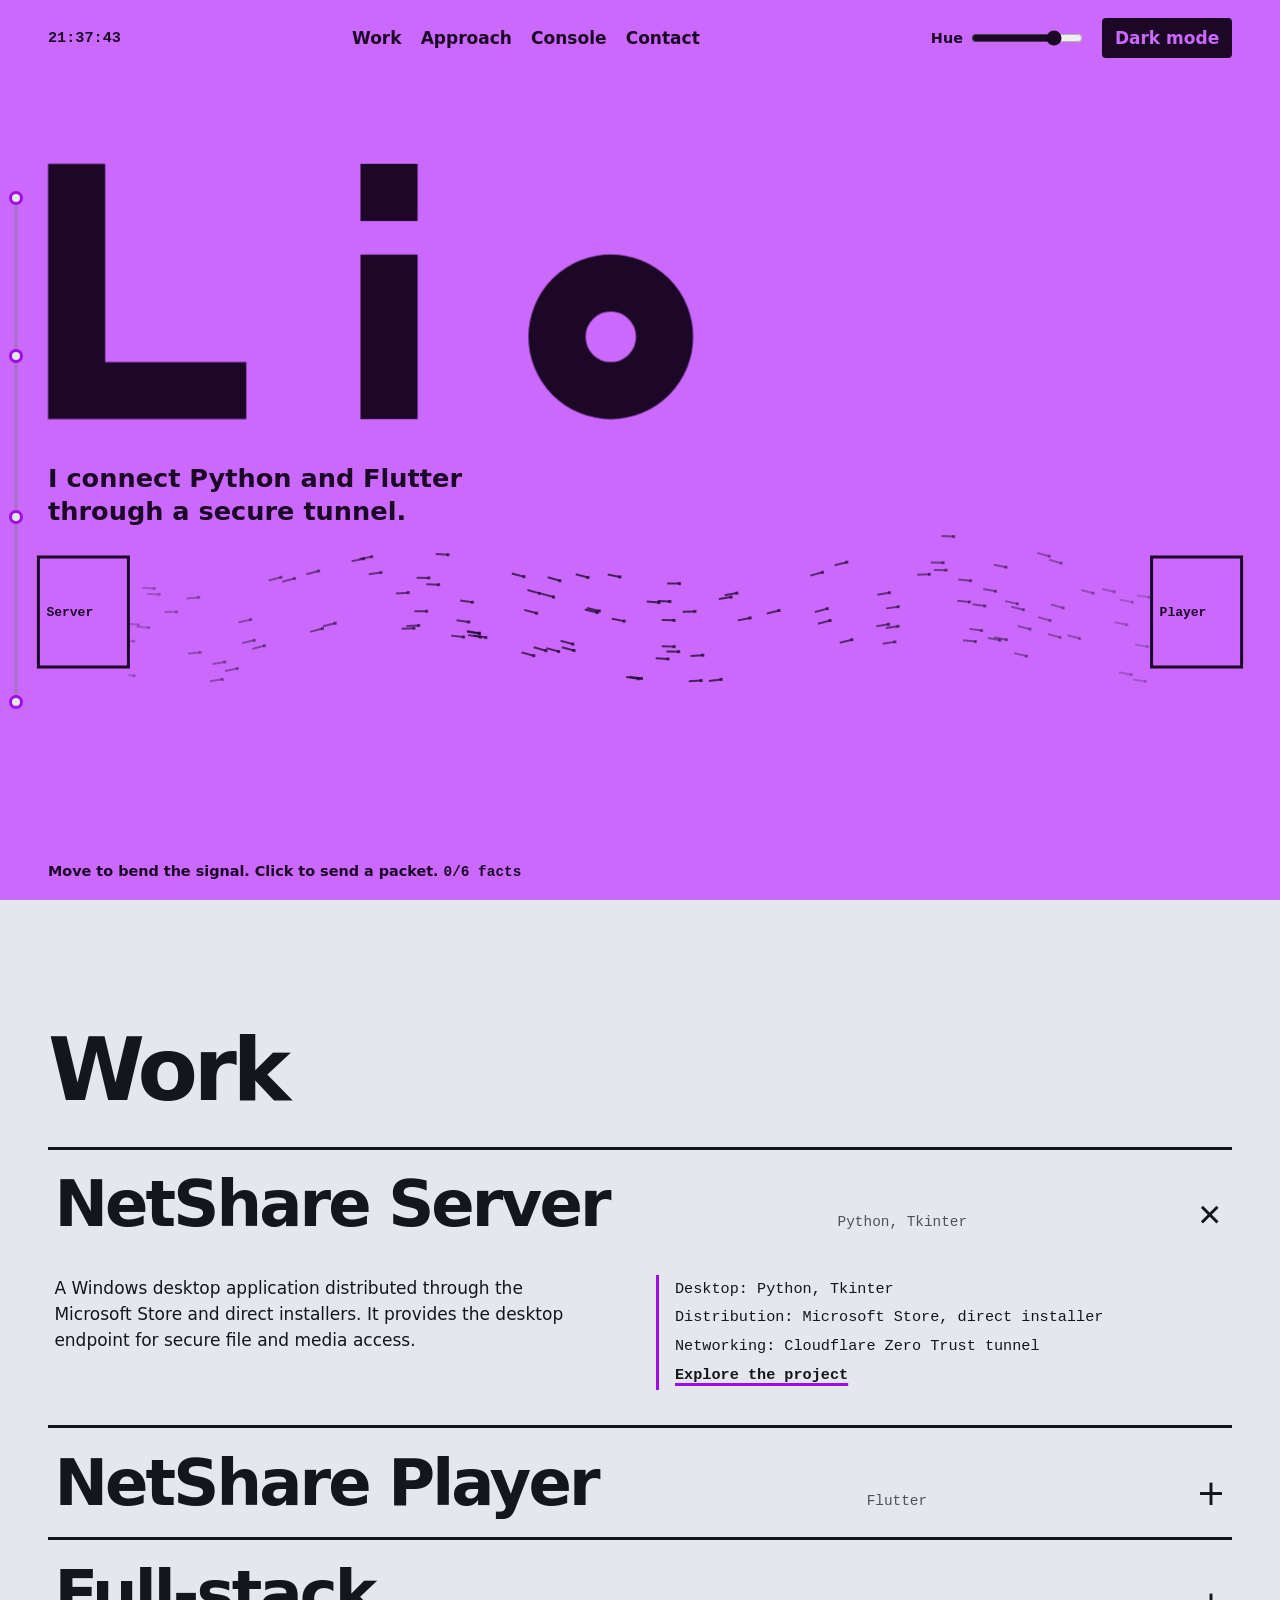
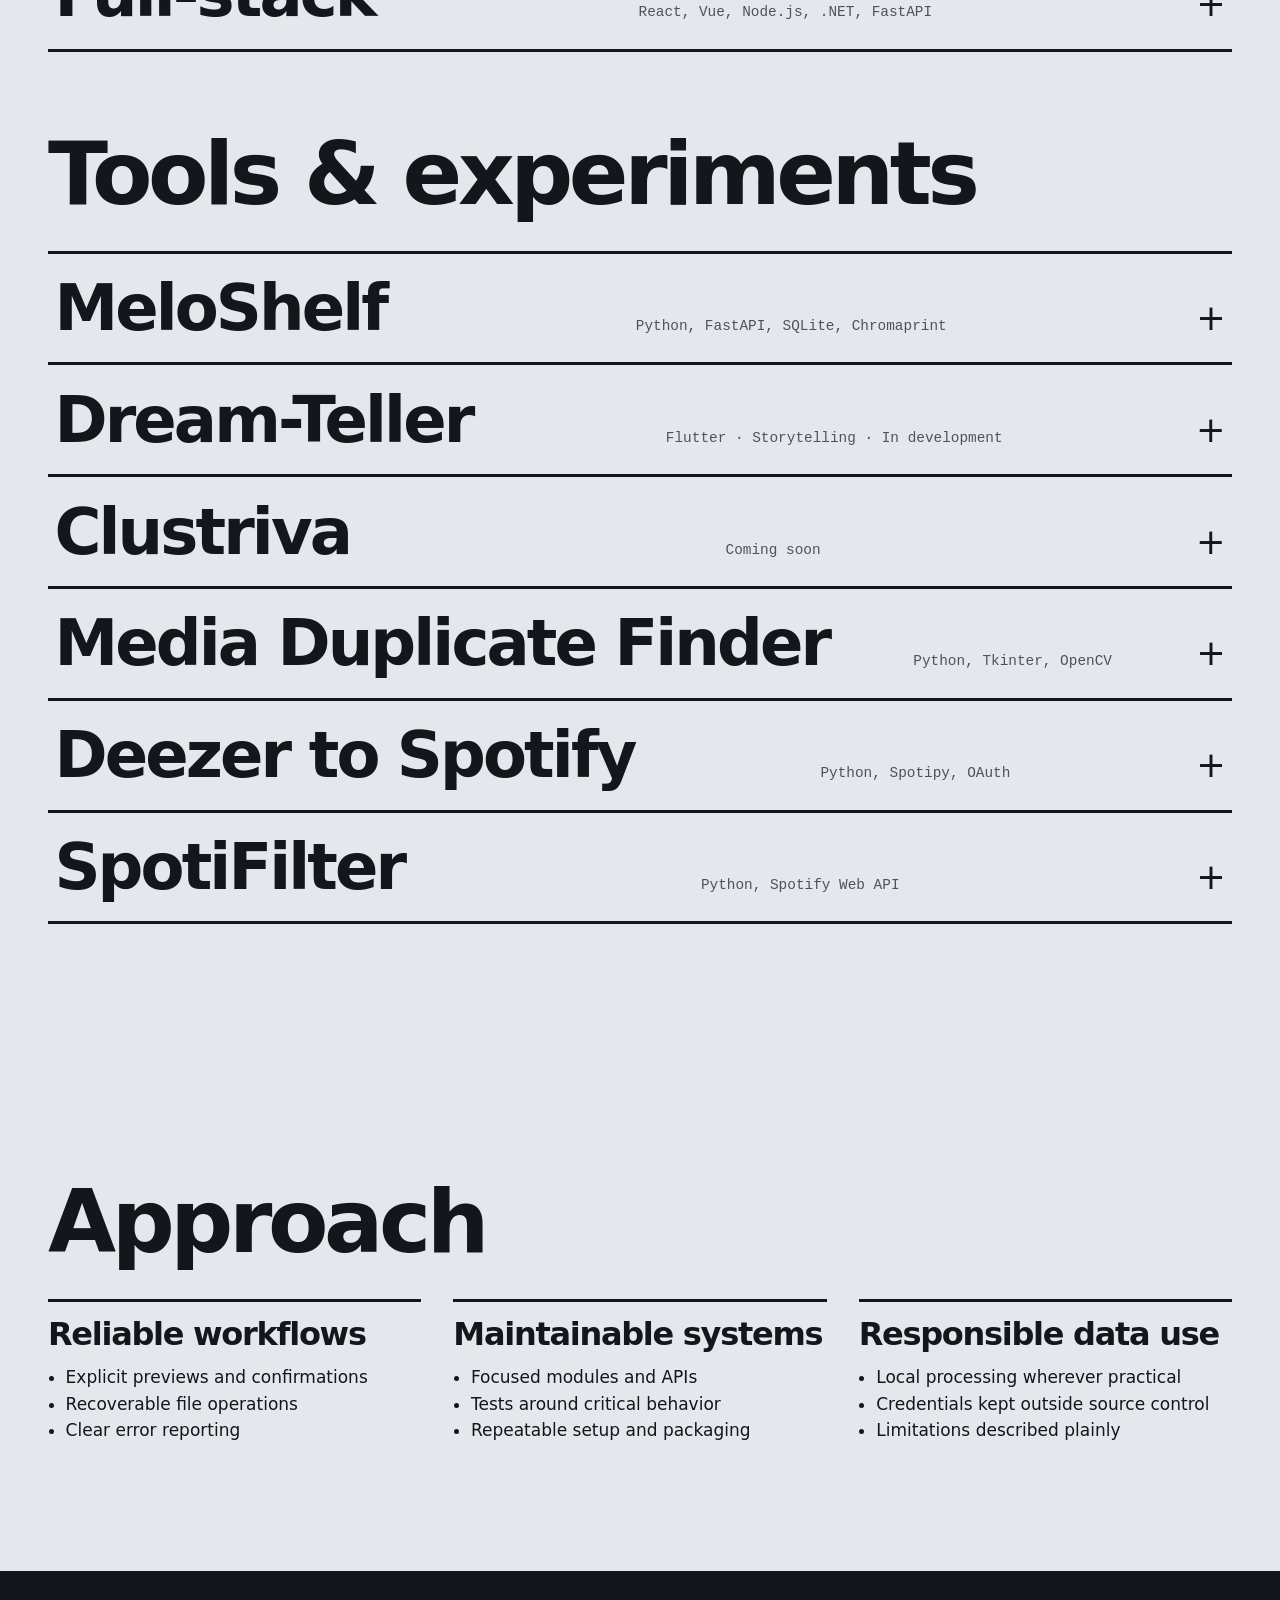
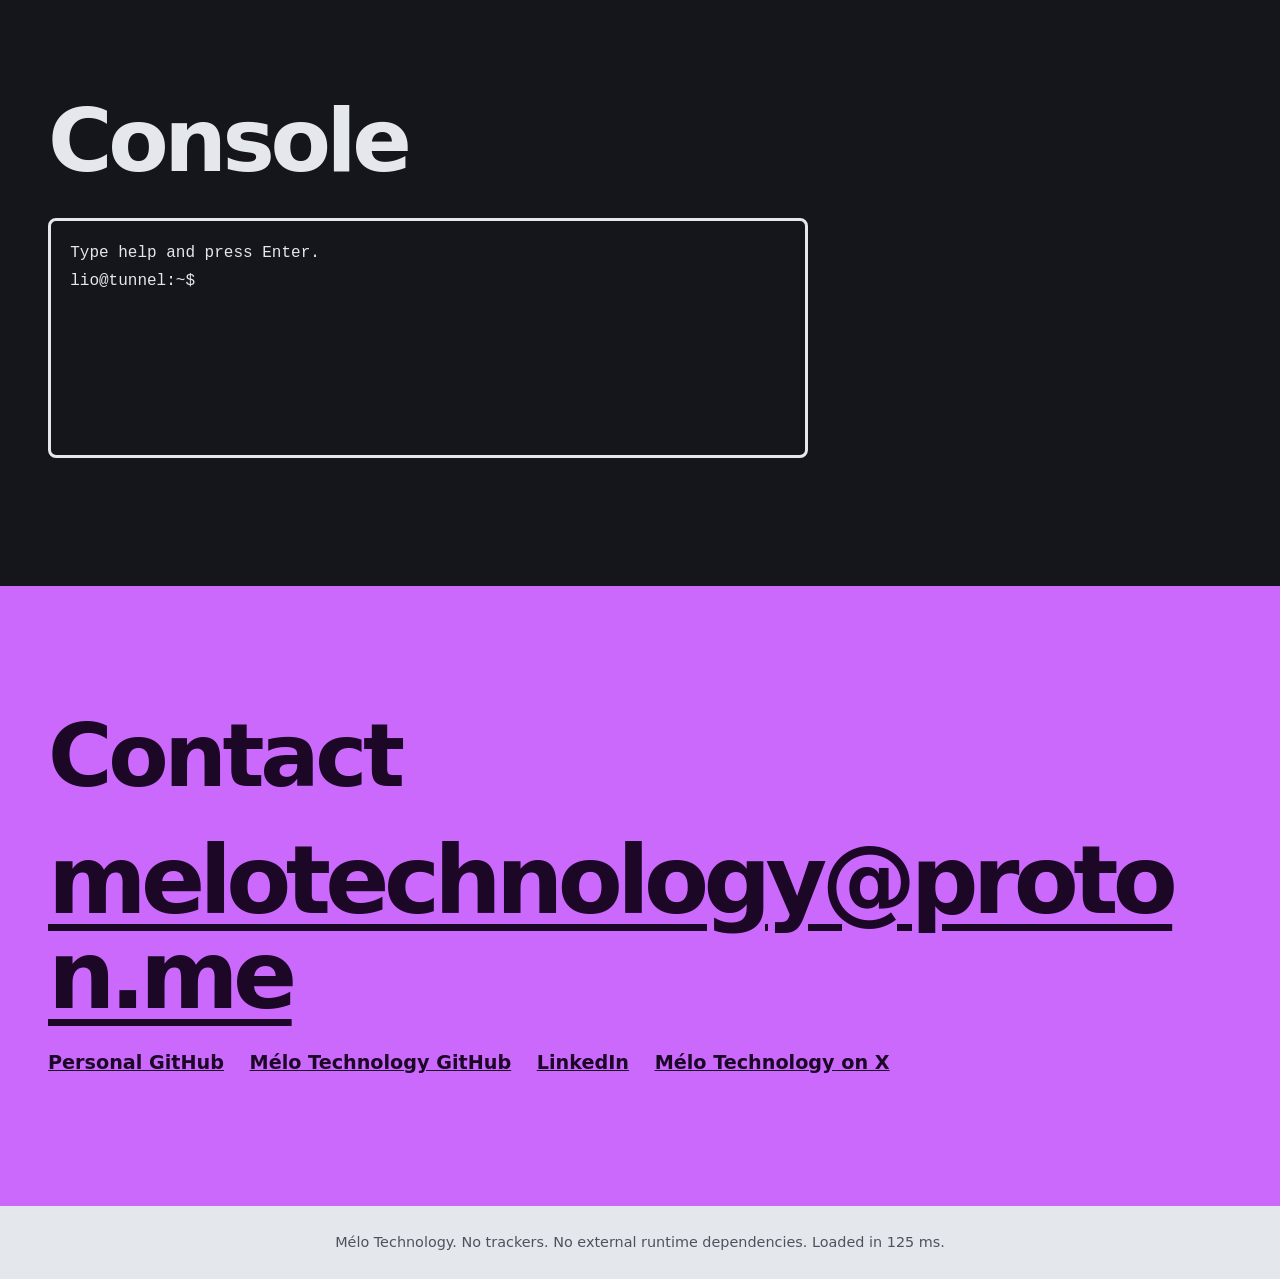
<file: index.html>
<!DOCTYPE html>
<html lang="en">
<head>
<meta charset="utf-8">
<meta name="viewport" content="width=device-width, initial-scale=1">
<title>Lio | Software Engineer — Mélo Technology</title>
<meta name="description" content="Lio — software engineering projects at Mélo Technology: NetShare, MeloShelf, Flutter, Python, full-stack development, and practical tools.">
<link rel="icon" href="data:image/svg+xml,%3Csvg xmlns='http://www.w3.org/2000/svg' viewBox='0 0 32 32'%3E%3Crect width='32' height='32' rx='7' fill='%232a3df5'/%3E%3Ccircle cx='9' cy='16' r='3' fill='white'/%3E%3Ccircle cx='23' cy='16' r='3' fill='white'/%3E%3Cpath d='M12 16h8' stroke='white' stroke-width='2' stroke-dasharray='2 2'/%3E%3C/svg%3E">
<style>
:root{--h:232;--sh:#e4e7ec;--ink:#14161b;--mut:#4d535e;--sig:hsl(var(--h) 90% 48%);--fld:hsl(var(--h) 96% 70%);--on:hsl(var(--h) 70% 9%);color-scheme:light}
:root[data-theme=dark]{--sh:#15181f;--ink:#e7eaf0;--mut:#9aa2b1;--sig:hsl(var(--h) 100% 72%);color-scheme:dark}
@media (prefers-color-scheme:dark){:root:not([data-theme=light]){--sh:#15181f;--ink:#e7eaf0;--mut:#9aa2b1;--sig:hsl(var(--h) 100% 72%);color-scheme:dark}}
*{box-sizing:border-box;margin:0}
html{scroll-behavior:smooth}
body{background:var(--sh);color:var(--ink);font:1.0625rem/1.55 system-ui,-apple-system,"Segoe UI",Roboto,sans-serif}
a{color:inherit}
:focus-visible{outline:3px solid var(--sig);outline-offset:3px}
.hero :focus-visible,.cta :focus-visible{outline-color:var(--on)}
.wrap{max-width:1280px;margin:auto;padding:0 clamp(1rem,4vw,3rem)}
.hero{position:relative;height:100svh;min-height:560px;background:var(--fld);color:var(--on);overflow:hidden;cursor:crosshair;touch-action:pan-y}
#cv{position:absolute;inset:0;width:100%;height:100%}
.hero .wrap{position:relative;height:100%;pointer-events:none}
.hero a,.hero button,.hero input{pointer-events:auto}
.top{display:flex;justify-content:space-between;align-items:center;gap:1rem;padding:1.1rem 0;font-weight:600;flex-wrap:wrap}
.top nav,.ctl{display:flex;gap:1.2rem;align-items:center}
.top a{text-decoration:none}
.top a:hover{text-decoration:underline;text-decoration-thickness:2px;text-underline-offset:5px}
#clk{font:600 .95rem ui-monospace,Menlo,Consolas,monospace}
.ctl label{display:flex;align-items:center;gap:.5rem;font-size:.9rem}
input[type=range]{width:7rem;accent-color:var(--on);height:1.4rem}
button{font:inherit;font-weight:600;background:var(--on);color:var(--fld);border:0;border-radius:4px;padding:.45rem .8rem;cursor:pointer}
h1{margin:1.5rem 0 0;line-height:0}
h1 svg{height:clamp(6rem,27vw,21rem);width:auto;max-width:100%;overflow:visible;display:block}
.g{transform-box:fill-box;transform-origin:50% 100%;will-change:transform}
.lg{fill:none;stroke:currentColor;stroke-width:34}
.fact{position:absolute;left:clamp(1rem,4vw,3rem);bottom:2.7rem;max-width:42ch;font-size:clamp(1rem,2vw,1.25rem);font-weight:700;line-height:1.3}
.lead{max-width:30ch;font-size:clamp(1.15rem,2.4vw,1.6rem);line-height:1.3;font-weight:600;margin-top:1.6rem}
.hint{position:absolute;left:clamp(1rem,4vw,3rem);bottom:1.1rem;font-size:.9rem;font-weight:600}
.hint i{font:normal 600 .9rem ui-monospace,Menlo,Consolas,monospace}
.rail{position:fixed;left:14px;top:22%;height:56%;width:4px;background:rgba(127,127,127,.35);border-radius:2px;z-index:5}
.rail i{position:absolute;inset:0;background:var(--sig);border-radius:2px;transform-origin:top;transform:scaleY(0);box-shadow:0 0 0 1px rgba(0,0,0,.15)}
.rail a{position:absolute;left:-5px;width:14px;height:14px;border-radius:50%;background:var(--sh);border:3px solid var(--sig)}
section.s{padding:clamp(4rem,10vw,8rem) 0}
h2{font-size:clamp(2.4rem,7vw,5.5rem);letter-spacing:-.05em;line-height:.95;margin-bottom:2.2rem}
.w details{border-top:3px solid var(--ink)}
.w details:last-child{border-bottom:3px solid var(--ink)}
.w summary{list-style:none;display:flex;justify-content:space-between;align-items:baseline;gap:1rem;padding:1.4rem .4rem;cursor:pointer;transition:background .15s,color .15s}
.w summary::-webkit-details-marker{display:none}
.w summary:hover,.w summary:focus-visible{background:var(--ink);color:var(--sh)}
.w h3{font-size:clamp(1.8rem,5.5vw,4rem);letter-spacing:-.045em;line-height:1}
.w summary span{font:500 .9rem ui-monospace,Menlo,Consolas,monospace;color:var(--mut);text-align:right}
.w summary:hover span,.w summary:focus-visible span{color:inherit}
.w summary::after{content:"+";font-size:2.2rem;font-weight:300;line-height:1;transition:transform .2s}
.w details[open] summary::after{transform:rotate(45deg)}
.w .b{display:grid;grid-template-columns:1fr 1fr;gap:2rem;padding:1rem .4rem 2.2rem}
.w .b p{max-width:48ch}
.w .b ul{list-style:none;padding:0;font:500 .95rem/1.9 ui-monospace,Menlo,Consolas,monospace;border-left:3px solid var(--sig);padding-left:1rem}
.w .b a{font-weight:700;text-underline-offset:4px;text-decoration-color:var(--sig);text-decoration-thickness:3px}
.term{background:var(--ink);color:var(--sh)}
.term .box{font:500 1rem/1.7 ui-monospace,Menlo,Consolas,monospace;max-width:760px;border:3px solid var(--sh);border-radius:8px;padding:1.2rem;min-height:15rem;max-height:24rem;overflow:auto}
.term h2{color:var(--sh)}
.term .p{display:flex;gap:.6rem}
.term input{flex:1;min-width:0;background:none;border:0;color:inherit;font:inherit;outline:0}
.term .box:focus-within{outline:3px solid var(--sig);outline-offset:3px}
.term .ok{color:inherit}
.cta{background:var(--fld);color:var(--on)}
.mail{display:block;font-size:clamp(1.6rem,7.4vw,6.4rem);font-weight:900;letter-spacing:-.06em;line-height:1;text-decoration:underline;text-decoration-thickness:.07em;text-underline-offset:.12em;overflow-wrap:anywhere}
.mail:hover{background:var(--on);color:var(--fld);text-decoration:none}
footer{padding:1.6rem 0;font-size:.9rem;color:var(--mut);text-align:center}
@media (max-width:900px){.rail{display:none}.w .b{grid-template-columns:1fr}}
@media (max-width:640px){.ctl label{display:none}}
@media (prefers-reduced-motion:reduce){html{scroll-behavior:auto}}
#wp{position:fixed;inset:0;z-index:100;background:var(--fld);border-right:6px solid var(--on);transform:translateX(-101%);pointer-events:none;will-change:transform}
.ap{display:grid;grid-template-columns:repeat(3,1fr);gap:2rem}
.ap h3{font-size:clamp(1.4rem,3vw,2rem);letter-spacing:-.04em;line-height:1.05;border-top:3px solid var(--ink);padding-top:1rem;margin-bottom:.8rem}
.ap ul{padding-left:1.1rem}
.soc{display:flex;gap:1.6rem;margin-top:1.6rem;font-size:1.2rem;font-weight:700;flex-wrap:wrap;align-items:center}.soc span{font-size:.85rem;font-weight:500;opacity:.7}
@media (max-width:900px){.ap{grid-template-columns:1fr}}
</style>
</head>
<body>
<div id="wp" aria-hidden="true"></div>
<script>
(function(){var w=document.getElementById('wp'),rm=matchMedia('(prefers-reduced-motion:reduce)').matches,E='transform .3s cubic-bezier(.7,0,.2,1)';
try{if(sessionStorage.getItem('wp')&&!rm){sessionStorage.removeItem('wp');w.style.transform='translateX(0)';addEventListener('DOMContentLoaded',function(){requestAnimationFrame(function(){requestAnimationFrame(function(){w.style.transition=E;w.style.transform='translateX(101%)'})})})}}catch(e){}
addEventListener('pageshow',function(e){if(e.persisted){w.style.transition='none';w.style.transform='translateX(-101%)'}});
document.addEventListener('click',function(e){var a=e.target.closest&&e.target.closest('a');if(!a||rm||e.defaultPrevented||e.button||e.metaKey||e.ctrlKey||e.shiftKey||e.altKey||a.target)return;var u=new URL(a.href,location.href);if(u.origin!==location.origin||u.pathname===location.pathname||!/\.html$|\/$/.test(u.pathname))return;e.preventDefault();try{sessionStorage.setItem('wp','1')}catch(x){}w.style.transition=E;w.style.transform='translateX(0)';setTimeout(function(){location.href=a.href},300)});
})();
</script>
<nav class="rail" aria-label="Reading progress"><i id="bar"></i><a href="#top" style="top:-7px" aria-label="Top"></a><a href="#work" style="top:30%" aria-label="Work"></a><a href="#console" style="top:62%" aria-label="Console"></a><a href="#contact" style="bottom:-7px" aria-label="Contact"></a></nav>

<header class="hero" id="top">
  <canvas id="cv" aria-hidden="true"></canvas>
  <div class="wrap">
    <div class="top">
      <span id="clk">--:--:--</span>
      <nav aria-label="Navigation"><a href="#work">Work</a><a href="#approach">Approach</a><a href="#console">Console</a><a href="#contact">Contact</a></nav>
      <div class="ctl"><label>Hue<input id="hue" type="range" min="0" max="360" value="232" aria-label="Signal hue"></label><button id="mode" type="button">Dark mode</button></div>
    </div>
    <h1 aria-label="Lio"><svg viewBox="0 -30 430 200" aria-hidden="true"><g class="g"><path class="lg" d="M17 8V143H118"/></g><g class="g"><path class="lg" d="M203 62V160"/><rect x="186" y="8" width="34" height="34" fill="currentColor"><animateMotion dur="6s" repeatCount="indefinite" calcMode="linear" keyTimes="0;.3;.42;.78;.9;1" keyPoints="0;0;1;1;0;0" path="M0 0Q66 -46 132 0"/></rect></g><g class="g"><circle class="lg" cx="335" cy="111" r="32"/></g></svg></h1>
    <p class="lead">I connect Python and Flutter through a secure tunnel.</p>
    <p class="fact" id="fact" aria-live="polite"></p>
    <p class="hint">Move to bend the signal. Click to send a packet. <i id="cnt">0/6 facts</i></p>
  </div>
</header>

<main>
<section class="s w" id="work"><div class="wrap">
  <h2>Work</h2><div>
  <details open><summary><h3>NetShare Server</h3><span>Python, Tkinter</span></summary>
    <div class="b"><p>A Windows desktop application distributed through the Microsoft Store and direct installers. It provides the desktop endpoint for secure file and media access.</p>
    <ul><li>Desktop: Python, Tkinter</li><li>Distribution: Microsoft Store, direct installer</li><li>Networking: Cloudflare Zero Trust tunnel</li><li><a href="server.html">Explore the project</a></li></ul></div></details>
  <details><summary><h3>NetShare Player</h3><span>Flutter</span></summary>
    <div class="b"><p>A Flutter mobile player available on Google Play and Huawei AppGallery, with iOS support planned. It connects to the desktop server for media and files.</p>
    <ul><li>Mobile : Flutter</li><li>Distribution: Google Play, Huawei AppGallery</li><li><a href="https://netshareplayer.com" rel="noopener">netshareplayer.com</a></li><li><a href="player.html">Explore the project</a></li></ul></div></details>
  <details><summary><h3>Full-stack</h3><span>React, Vue, Node.js, .NET, FastAPI</span></summary>
    <div class="b"><p>Full-stack work across frontend, backend, APIs, databases, and deployment — selecting a stack to suit the product rather than forcing one framework.</p>
    <ul><li>Frontend: React, Vue.js, TypeScript, JavaScript</li><li>Backend: Node.js, Express, FastAPI, C#, .NET 8</li><li>Data &amp; delivery: PostgreSQL, SQLite, MySQL, MongoDB, Prisma, Docker, GitHub Actions</li><li><a href="#contact">Let's talk</a></li><li><a href="fullstack.html">Explore the project</a></li></ul></div></details></div>
  <h2 style="margin-top:clamp(3rem,8vw,5rem)">Tools &amp; experiments</h2><div>
  <details><summary><h3>MeloShelf</h3><span>Python, FastAPI, SQLite, Chromaprint</span></summary>
    <div class="b"><p>A local-first Windows music organizer that identifies tracks, improves metadata, and organizes audio libraries with safety checks and recovery.</p>
    <ul><li>Windows, local processing</li><li>Review, verification, crash recovery</li><li><a href="https://github.com/Danieljucke/MeloShelf" rel="noopener">View source on GitHub</a></li></ul></div></details>
  <details><summary><h3>Dream-Teller</h3><span>Flutter · Storytelling · In development</span></summary>
    <div class="b"><p>An experimental storytelling application. The project is still being developed, and its production features have not yet been independently verified.</p>
    <ul><li>Status: In development</li><li>Focus: Interactive stories and mobile experiences</li><li>Public demo: Not yet available</li></ul></div></details>
  <details><summary><h3>Clustriva</h3><span>Coming soon</span></summary>
    <div class="b"><p>A future software project by Mélo Technology. Details, supported platforms, and release dates will be announced when they are ready.</p>
    <ul><li>Status: Coming soon</li><li>No launch date announced</li></ul></div></details>
  <details><summary><h3>Media Duplicate Finder</h3><span>Python, Tkinter, OpenCV</span></summary>
    <div class="b"><p>A desktop tool for finding visually similar images and videos, with a review step before deletion.</p>
    <ul><li>Perceptual hashing</li><li>Review before deletion</li><li><a href="https://github.com/Danieljucke/Media-filter" rel="noopener">View source on GitHub</a></li></ul></div></details>
  <details><summary><h3>Deezer to Spotify</h3><span>Python, Spotipy, OAuth</span></summary>
    <div class="b"><p>A playlist-transfer utility that matches public Deezer tracks on Spotify and reports missing matches.</p>
    <ul><li>Track matching</li><li>Batched additions</li><li><a href="https://github.com/Danieljucke/DeezerToSpotify" rel="noopener">View source on GitHub</a></li></ul></div></details>
  <details><summary><h3>SpotiFilter</h3><span>Python, Spotify Web API</span></summary>
    <div class="b"><p>A command-line utility for exploring a Spotify library and generating genre- or region-based playlists without duplicate additions.</p>
    <ul><li>Command-line interface</li><li>Environment-based configuration</li><li><a href="https://github.com/Danieljucke/SpotiFilter" rel="noopener">View source on GitHub</a></li></ul></div></details></div>
</div></section>

<section class="s" id="approach"><div class="wrap">
  <h2>Approach</h2>
  <div class="ap">
    <div><h3>Reliable workflows</h3><ul><li>Explicit previews and confirmations</li><li>Recoverable file operations</li><li>Clear error reporting</li></ul></div>
    <div><h3>Maintainable systems</h3><ul><li>Focused modules and APIs</li><li>Tests around critical behavior</li><li>Repeatable setup and packaging</li></ul></div>
    <div><h3>Responsible data use</h3><ul><li>Local processing wherever practical</li><li>Credentials kept outside source control</li><li>Limitations described plainly</li></ul></div>
  </div>
</div></section>

<section class="s term" id="console"><div class="wrap">
  <h2>Console</h2>
  <div class="box" id="box"><div id="out" aria-live="polite"><p>Type help and press Enter.</p></div>
  <form class="p" id="f"><span class="ok" aria-hidden="true">lio@tunnel:~$</span><input id="in" type="text" autocomplete="off" autocapitalize="off" spellcheck="false" aria-label="Terminal command"></form></div>
</div></section>

<section class="s cta" id="contact"><div class="wrap">
  <h2>Contact</h2>
  <a class="mail" href="mailto:melotechnology@proton.me">melotechnology@proton.me</a>
  <p class="soc"><a href="https://github.com/Danieljucke" rel="noopener">Personal GitHub</a><a href="https://github.com/Melo-Technology" rel="noopener">Mélo Technology GitHub</a><a href="https://www.linkedin.com/in/joy-daniel-9428b9348" rel="noopener">LinkedIn</a><a href="https://x.com/MeloTechnology_" rel="noopener">Mélo Technology on X</a></p>
</div></section>
</main>
<footer><div class="wrap">Mélo Technology. No trackers. No external runtime dependencies.<span id="ld"></span></div></footer>

<script>
(function(){
var D=document,r=D.documentElement,$=function(s){return D.querySelector(s)};
var clk=$('#clk'),hue=$('#hue'),mode=$('#mode');
function tick(){clk.textContent=new Date().toLocaleTimeString('en-GB')}tick();setInterval(tick,1000);
function dark(){return r.dataset.theme?r.dataset.theme==='dark':matchMedia('(prefers-color-scheme:dark)').matches}
function lab(){mode.textContent=dark()?'Light mode':'Dark mode'}
function setTheme(t){r.dataset.theme=t;lab();try{localStorage.setItem('t',t)}catch(e){}}
try{var t0=localStorage.getItem('t'),h0=localStorage.getItem('h');if(t0)r.dataset.theme=t0;if(h0){hue.value=h0;r.style.setProperty('--h',h0)}}catch(e){}
if(!h0){var hh=[250,250,250,250,250,330,20,40,170,185,190,195,195,190,185,175,160,35,15,340,300,280,265,255][new Date().getHours()];hue.value=hh;r.style.setProperty('--h',hh)}
lab();
hue.addEventListener('input',function(){r.style.setProperty('--h',hue.value);try{localStorage.setItem('h',hue.value)}catch(e){}});
mode.addEventListener('click',function(){setTheme(dark()?'light':'dark')});
var bar=$('#bar'),q=0;
function sc(){q=0;var p=scrollY/Math.max(1,D.body.scrollHeight-innerHeight);bar.style.transform='scaleY('+Math.min(1,Math.max(0,p))+')'}
addEventListener('scroll',function(){if(!q)q=requestAnimationFrame(sc)},{passive:true});sc();

var hero=$('#top'),cv=$('#cv'),x=cv.getContext('2d'),cnt=$('#cnt'),lt=[].slice.call(D.querySelectorAll('h1 .g'));
var W,H,mx=-1e3,my=0,tm=0,got=0,pulse=0,ink='#000',ps=[],pk=[],lc=[],run=false,still=matchMedia('(prefers-reduced-motion:reduce)').matches;
for(var i=0;i<110;i++)ps.push({t:Math.random(),s:.0006+Math.random()*.0012,l:(Math.random()-.5)*2});
function size(){var d=Math.min(2,devicePixelRatio||1);W=hero.clientWidth;H=hero.clientHeight;cv.width=W*d;cv.height=H*d;x.setTransform(d,0,0,d,0,0);ink=getComputedStyle(hero).color;var b=hero.getBoundingClientRect();lc=lt.map(function(e){var a=e.getBoundingClientRect();return[a.left-b.left+a.width/2,a.top-b.top+a.height/2]});if(!run)draw()}
function pos(t,l){var nw=Math.min(90,W*.1),a=W*.03+nw,b=W*.97-nw,px=a+(b-a)*t,py=H*.68+l*H*.06+Math.sin(t*12.57+tm)*H*.025,d=px-mx,k=Math.exp(-d*d/(2*170*170));return[px,py+(my-py)*.6*k]}
function draw(){
  x.clearRect(0,0,W,H);x.fillStyle=ink;x.strokeStyle=ink;
  var nw=Math.min(90,W*.1),ny=H*.68;
  x.lineWidth=3;x.globalAlpha=1;
  x.strokeRect(W*.03,ny-55,nw,110);
  x.globalAlpha=1;x.strokeRect(W*.97-nw,ny-55,nw,110);
  if(pulse>0){x.globalAlpha=pulse;x.fillRect(W*.97-nw,ny-55,nw,110)}
  x.globalAlpha=1;x.font='600 13px ui-monospace,Menlo,Consolas,monospace';
  x.fillText('Server',W*.03+8,ny+4);x.fillText('Player',W*.97-nw+8,ny+4);
  for(var i=0;i<ps.length;i++){var p=ps[i],a=pos(p.t,p.l),b=pos(Math.max(0,p.t-.012),p.l);x.globalAlpha=.2+.55*Math.sin(Math.PI*p.t);x.lineWidth=2;x.beginPath();x.moveTo(b[0],b[1]);x.lineTo(a[0],a[1]);x.stroke();x.fillRect(a[0]-1.5,a[1]-1.5,3,3)}
  x.globalAlpha=1;
  for(i=0;i<pk.length;i++){var q=pk[i];if(q.t<0)continue;var c=pos(q.t,q.l);x.fillStyle=ink;x.fillRect(c[0]-18,c[1]-9,36,18);x.fillStyle=getComputedStyle(hero).backgroundColor;x.font='700 11px ui-monospace,Menlo,Consolas,monospace';x.fillText(q.h,c[0]-14,c[1]+4);x.fillStyle=ink}
  for(i=0;i<lt.length;i++){var dx=lc[i][0]-mx,dy=lc[i][1]-my,k=Math.exp(-(dx*dx+dy*dy)/(2*230*230));lt[i].style.transform='translateY('+(-k*H*.03).toFixed(1)+'px) skewX('+(-k*14).toFixed(1)+'deg) scaleY('+(1+k*.12).toFixed(3)+')'}
}
function step(){if(!run)return;tm+=.016;for(var i=0;i<ps.length;i++){var p=ps[i];p.t+=p.s;if(p.t>1)p.t=0}
  for(i=pk.length-1;i>=0;i--){pk[i].t+=.006;if(pk[i].t>=1){pk.splice(i,1);arrive()}}
  if(pulse>0)pulse-=.03;draw();requestAnimationFrame(step)}
function start(){if(still||run)return;run=true;requestAnimationFrame(step)}
new IntersectionObserver(function(e){if(e[0].isIntersecting)start();else run=false}).observe(hero);
hero.addEventListener('pointermove',function(e){var b=hero.getBoundingClientRect();mx=e.clientX-b.left;my=e.clientY-b.top;if(still)draw()});
hero.addEventListener('pointerleave',function(){mx=-1e3});
hero.addEventListener('click',function(e){if(e.target.closest('a,button,input'))return;if(pk.length<12)pk.push({t:0,l:(Math.random()-.5)*2,h:'0x'+Math.floor(Math.random()*256).toString(16).padStart(2,'0')});if(still)arrive();});
addEventListener('resize',size);size();if(document.fonts&&document.fonts.ready)document.fonts.ready.then(size);

var out=$('#out'),inp=$('#in'),box=$('#box');
function say(s,c){var p=D.createElement('p');p.textContent=s;if(c)p.className=c;out.appendChild(p);box.scrollTop=box.scrollHeight}
var PROJECTS={
  'netshare-server':{status:'Published on Microsoft Store',stack:'Python, Tkinter, Cloudflare Tunnel',url:'server.html'},
  'netshare-player':{status:'Android published; iOS planned',stack:'Flutter, Dart, streaming, local networking',url:'player.html'},
  'fullstack':{status:'Engineering practice',stack:'React, Vue.js, Node.js, Express, FastAPI, C#, .NET',url:'fullstack.html'},
  'meloshelf':{status:'Windows release',stack:'Python, FastAPI, SQLite, Chromaprint',url:'https://github.com/Danieljucke/MeloShelf'},
  'dream-teller':{status:'In development',stack:'Flutter, interactive storytelling',url:null},
  'clustriva':{status:'Coming soon',stack:'Details not yet announced',url:null},
  'media-filter':{status:'Public repository',stack:'Python, Tkinter, OpenCV',url:'https://github.com/Danieljucke/Media-filter'},
  'deezer-to-spotify':{status:'Public repository',stack:'Python, Spotipy, OAuth',url:'https://github.com/Danieljucke/DeezerToSpotify'},
  'spotifilter':{status:'Public repository',stack:'Python, Spotify Web API',url:'https://github.com/Danieljucke/SpotiFilter'}
};
var STACKS={
 frontend:'React, Vue.js, TypeScript, JavaScript, HTML, CSS',
 mobile:'Flutter, Dart, Android integration, responsive UI',
 backend:'Node.js, Express, Python, FastAPI, C#, .NET 8, REST APIs',
 data:'PostgreSQL, SQLite, MySQL, MongoDB, Prisma',
 tooling:'Docker, Git, GitHub Actions, pytest, CI/CD',
 all:'Frontend / Mobile / Backend / Data / Tooling — type stack <category>'
};
var LINKS={personal:'https://github.com/Danieljucke',melo:'https://github.com/Melo-Technology',linkedin:'https://www.linkedin.com/in/joy-daniel-9428b9348',twitter:'https://x.com/MeloTechnology_',netshare:'https://www.netshareplayer.com/',email:'mailto:melotechnology@proton.me'};
var HELP=['help                       List commands','projects                   List all projects','project <name>             Project details','stack [category]           frontend / mobile / backend / data / tooling / all','ls [-a] | pwd | cat .tunnel.conf','whoami | status | date','links | github [personal|melo] | contact','open <project|link>        Open a verified page (on request only)','ping <server|player>       Simulated packet animation; not a network test','theme [light|dark|toggle]  Change visual theme','hue <0-360>               Change signal hue','history | clear','Tab = autocomplete · Up/Down = command history'];
var history=[],historyCursor=0;
function projectNames(){return Object.keys(PROJECTS)}
function openUrl(url){if(!url){say('No public URL is available for that item yet.');return}if(/^https?:/.test(url)){window.open(url,'_blank','noopener,noreferrer')}else if(/^mailto:/.test(url)){location.href=url}else{location.href=url}}
var C=Object.create(null);
C.help=function(){HELP.forEach(function(line){say(line)})};
C.whoami=function(){say('Lio — software engineer at Mélo Technology. I build useful, local-first software.')};
C.projects=function(){projectNames().forEach(function(k){say(k+' — '+PROJECTS[k].status)})};
C.project=function(a){var k=(a[0]||'').toLowerCase(),p=PROJECTS[k];if(!p){say('Usage: project <name>. Try projects.');return}say(k+' | '+p.status,'ok');say('Stack: '+p.stack);say(p.url?'Open with: open '+k:'No public demo link is available yet.')};
C.stack=function(a){var k=(a[0]||'all').toLowerCase();if(!Object.prototype.hasOwnProperty.call(STACKS,k)){say('Unknown category. Try stack all.');return}say(k+': '+STACKS[k],'ok')};
C.ls=function(a){say((a[0]==='-a'?'.  ..  .tunnel.conf  ':'')+projectNames().map(function(x){return x+'/'}).join('  '))};
C.pwd=function(){say('/home/lio/portfolio')};
C.cat=function(a){if(a[0]==='.tunnel.conf'){['# Illustrative configuration only','mode = simulated','transports = desktop + mobile','secrets = never displayed'].forEach(function(x){say(x)})}else{say('No such demo file. Try: cat .tunnel.conf')}};
C.status=function(){say('Portfolio: online demo | Terminal: sandboxed in browser | Network requests: none','ok');say('Dream-Teller: in development | Clustriva: coming soon')};
C.date=function(){say(new Date().toLocaleString('en-GB'))};
C.links=function(){say('Personal GitHub: '+LINKS.personal);say('Mélo GitHub: '+LINKS.melo);say('LinkedIn: '+LINKS.linkedin);say('NetShare: '+LINKS.netshare);say('Mélo Technology on X: '+LINKS.twitter)};
C.github=function(a){var k=(a[0]||'personal').toLowerCase();if(k==='melo'){say(LINKS.melo,'ok')}else if(k==='personal'){say(LINKS.personal,'ok')}else{say('Try: github personal or github melo')}};
C.twitter=function(){say(LINKS.twitter,'ok')};
C.contact=C.hire=function(){say('melotechnology@proton.me','ok')};
C.open=function(a){var key=(a[0]||'').toLowerCase();if(PROJECTS[key])return openUrl(PROJECTS[key].url);if(LINKS[key])return openUrl(LINKS[key]);say('Unknown or unpublished link. Try projects or links.')};
C.ping=function(a){var target=(a[0]||'').toLowerCase();if(target!=='server'&&target!=='player'){say('Usage: ping server | ping player');return}say('Sending simulated packets to '+target+' (demo only; no network request).','ok');for(var i=0;i<3;i++)pk.push({t:0,l:i-1,h:'0x'+(160+i*7).toString(16)})};
C.theme=function(a){var t=(a[0]||'toggle').toLowerCase();if(t!=='toggle'&&t!=='dark'&&t!=='light'){say('Usage: theme light | dark | toggle');return}setTheme(t==='toggle'?(dark()?'light':'dark'):t);say('Theme: '+(dark()?'dark':'light'),'ok')};
C.hue=function(a){var n=Number(a[0]);if(!a.length||!Number.isInteger(n)||n<0||n>360){say('Usage: hue <0-360>');return}hue.value=String(n);r.style.setProperty('--h',String(n));try{localStorage.setItem('h',String(n))}catch(e){}say('Signal hue: '+n,'ok')};
C.history=function(){history.forEach(function(x,i){say((i+1)+'  '+x)})};
C.clear=function(){out.textContent=''};
C.coffee=function(){say('418: I am a teapot.')};
C.rm=function(){say('Demo shell: destructive commands are not supported.')};
C.sudo=function(){say('No privileged commands are available in this browser demo.')};
C.exit=function(){say('Session is local to this page. You can close the tab anytime.')};
$('#f').addEventListener('submit',function(e){e.preventDefault();var raw=inp.value.trim();inp.value='';if(!raw)return;history.push(raw);if(history.length>100)history.shift();historyCursor=history.length;say('$ '+raw);var a=raw.split(/\s+/),k=a.shift().toLowerCase(),fn=C[k];if(typeof fn==='function'){fn(a)}else{say('Command not found: '+k+'. Type help.')}});
inp.addEventListener('keydown',function(e){
 if(e.key==='ArrowUp'){e.preventDefault();if(historyCursor>0)historyCursor--;inp.value=history[historyCursor]||''}
 else if(e.key==='ArrowDown'){e.preventDefault();if(historyCursor<history.length)historyCursor++;inp.value=history[historyCursor]||''}
 else if(e.key==='Tab'){e.preventDefault();var v=inp.value.toLowerCase().trim();if(!v)return;var a=v.split(/\s+/),opts=[];
  if(a.length===1){opts=Object.keys(C).filter(function(x){return x.indexOf(a[0])===0})}
  else if(a[0]==='project'||a[0]==='open'){opts=projectNames().concat(Object.keys(LINKS)).filter(function(x){return x.indexOf(a[1]||'')===0})}
  else if(a[0]==='stack'){opts=Object.keys(STACKS).filter(function(x){return x.indexOf(a[1]||'')===0})}
  else if(a[0]==='theme'){opts=['light','dark','toggle'].filter(function(x){return x.indexOf(a[1]||'')===0})}
  if(opts.length===1){inp.value=a.length===1?opts[0]:a[0]+' '+opts[0]}
  else if(opts.length>1){say('Suggestions: '+opts.join('  '))}
 }
});
box.addEventListener('click',function(e){if(e.target===box||e.target===out)inp.focus()});
var FACTS=['NetShare connects a desktop server and a mobile player.','NetShare Server is built with Python and Tkinter.','NetShare Player is built with Flutter for Android; iOS is planned.','A Cloudflare Zero Trust tunnel is supported for remote connections.','NetShare Server has a Microsoft Store distribution.','The interactive terminal runs entirely inside your browser.'],found=[],fe=$('#fact');
function arrive(){got++;pulse=.9;if(found.length>5)return;var k;do{k=Math.floor(Math.random()*6)}while(found.indexOf(k)>-1);found.push(k);fe.textContent=FACTS[k];cnt.textContent=found.length+'/6 facts';if(found.length===6)setTimeout(function(){fe.innerHTML='All six facts unlocked. Contact: <a href="mailto:melotechnology@proton.me">melotechnology@proton.me</a>'},2800)}
var kk=['ArrowUp','ArrowUp','ArrowDown','ArrowDown','ArrowLeft','ArrowRight','ArrowLeft','ArrowRight','b','a'],ki=0;
addEventListener('keydown',function(e){ki=e.key===kk[ki]?ki+1:(e.key===kk[0]?1:0);if(ki===kk.length){ki=0;arcade()}});
function arcade(){say('Arcade mode activated.','ok');for(var i=0;i<24;i++)pk.push({t:-i*.045,l:Math.sin(i)*.9,h:'0x'+(i*11).toString(16).padStart(2,'0')});if(!still){var n=0,h=+hue.value,iv=setInterval(function(){r.style.setProperty('--h',(h+n*5)%360);if(++n>72){clearInterval(iv);r.style.setProperty('--h',hue.value)}},40)}}
if(still){var am=$('h1 animateMotion');if(am)am.remove()}
addEventListener('load',function(){setTimeout(function(){var n=performance.getEntriesByType('navigation')[0];if(n&&n.loadEventEnd)$('#ld').textContent=' Loaded in '+Math.round(n.loadEventEnd)+' ms.'},0)});
})();
</script>
</body>
</html>
</file>
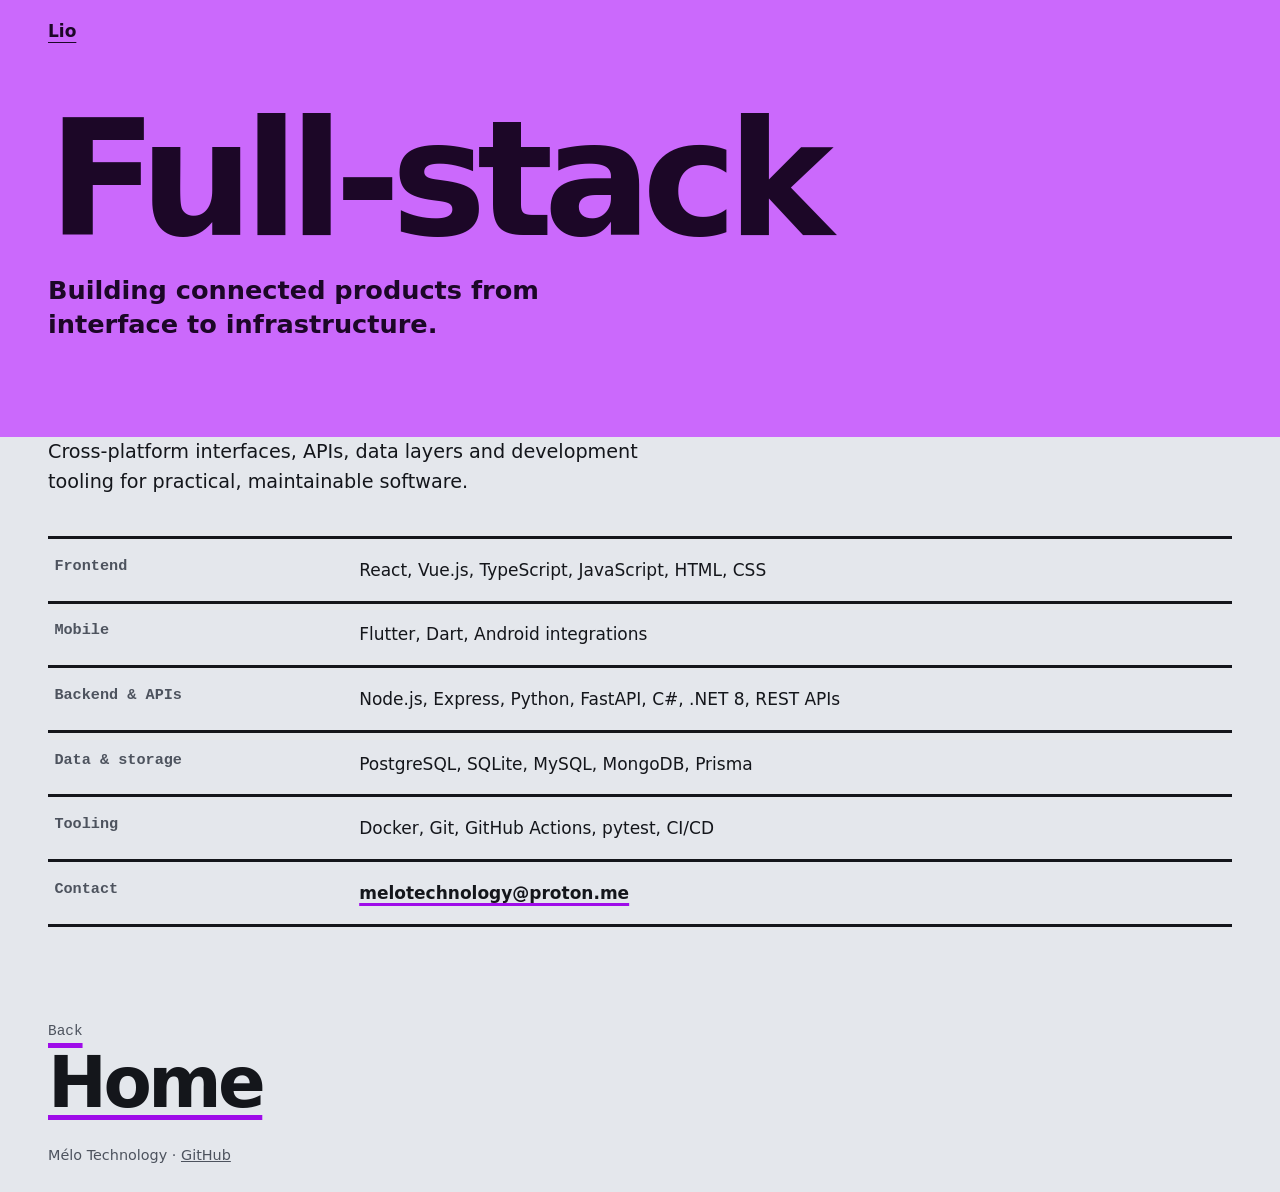
<file: fullstack.html>
<!DOCTYPE html>
<html lang="en">
<head>
<meta charset="utf-8">
<meta name="viewport" content="width=device-width, initial-scale=1">
<title>Full-stack Engineering | Lio — Mélo Technology</title>
<meta name="description" content="Cross-platform interfaces, APIs, data layers and development tooling for practical, maintainable software.">
<link rel="icon" href="data:image/svg+xml,%3Csvg xmlns='http://www.w3.org/2000/svg' viewBox='0 0 32 32'%3E%3Crect width='32' height='32' rx='7' fill='%232a3df5'/%3E%3Ccircle cx='9' cy='16' r='3' fill='white'/%3E%3Ccircle cx='23' cy='16' r='3' fill='white'/%3E%3C/svg%3E">
<style>
:root{--h:232;--sh:#e4e7ec;--ink:#14161b;--mut:#4d535e;--sig:hsl(var(--h) 90% 48%);--fld:hsl(var(--h) 96% 70%);--on:hsl(var(--h) 70% 9%);color-scheme:light}
:root[data-theme=dark]{--sh:#15181f;--ink:#e7eaf0;--mut:#9aa2b1;--sig:hsl(var(--h) 100% 72%);color-scheme:dark}
@media (prefers-color-scheme:dark){:root:not([data-theme=light]){--sh:#15181f;--ink:#e7eaf0;--mut:#9aa2b1;--sig:hsl(var(--h) 100% 72%);color-scheme:dark}}
*{box-sizing:border-box;margin:0}
body{background:var(--sh);color:var(--ink);font:1.0625rem/1.55 system-ui,-apple-system,"Segoe UI",Roboto,sans-serif}
a{color:inherit}
:focus-visible{outline:3px solid var(--sig);outline-offset:3px}
.wrap{max-width:1280px;margin:auto;padding:0 clamp(1rem,4vw,3rem)}
header{background:var(--fld);color:var(--on);padding:1.1rem 0 clamp(3rem,8vw,6rem)}
header :focus-visible{outline-color:var(--on)}
header>.wrap>a{font-weight:600;text-underline-offset:5px}
h1{font-size:clamp(3.2rem,13vw,10rem);font-weight:900;letter-spacing:-.06em;line-height:.9;margin:clamp(2rem,6vw,4rem) 0 1.4rem;width:fit-content}
.lead{max-width:30ch;font-size:clamp(1.15rem,2.4vw,1.6rem);line-height:1.3;font-weight:600}
main{padding:clamp(3rem,8vw,6rem) 0}
p.i{max-width:52ch;font-size:1.2rem;margin-bottom:2.5rem}
dl{border-top:3px solid var(--ink)}
dl div{display:grid;grid-template-columns:minmax(8rem,1fr) 3fr;gap:1rem;padding:1.1rem .4rem;border-bottom:3px solid var(--ink)}
dt{font:600 .95rem ui-monospace,Menlo,Consolas,monospace;color:var(--mut)}
dd a{text-decoration-color:var(--sig);text-decoration-thickness:3px;text-underline-offset:4px;font-weight:700}
.next{display:block;margin-top:clamp(3rem,8vw,6rem);font-size:clamp(1.8rem,6vw,4.4rem);font-weight:900;letter-spacing:-.05em;line-height:1;text-decoration:underline;text-decoration-thickness:.07em;text-underline-offset:.12em;text-decoration-color:var(--sig)}
.next:hover{background:var(--ink);color:var(--sh);text-decoration:none}
.next small{display:block;font:500 .9rem ui-monospace,Menlo,Consolas,monospace;letter-spacing:0;margin-bottom:.6rem;color:var(--mut)}
footer{padding:1.6rem 0;font-size:.9rem;color:var(--mut)}
@media (max-width:640px){dl div{grid-template-columns:1fr;gap:.2rem}}
#wp{position:fixed;inset:0;z-index:100;background:var(--fld);border-right:6px solid var(--on);transform:translateX(-101%);pointer-events:none;will-change:transform}
</style>
</head>
<body>
<div id="wp" aria-hidden="true"></div>
<script>
(function(){var w=document.getElementById('wp'),rm=matchMedia('(prefers-reduced-motion:reduce)').matches,E='transform .3s cubic-bezier(.7,0,.2,1)';
try{if(sessionStorage.getItem('wp')&&!rm){sessionStorage.removeItem('wp');w.style.transform='translateX(0)';addEventListener('DOMContentLoaded',function(){requestAnimationFrame(function(){requestAnimationFrame(function(){w.style.transition=E;w.style.transform='translateX(101%)'})})})}}catch(e){}
addEventListener('pageshow',function(e){if(e.persisted){w.style.transition='none';w.style.transform='translateX(-101%)'}});
document.addEventListener('click',function(e){var a=e.target.closest&&e.target.closest('a');if(!a||rm||e.defaultPrevented||e.button||e.metaKey||e.ctrlKey||e.shiftKey||e.altKey||a.target)return;var u=new URL(a.href,location.href);if(u.origin!==location.origin||u.pathname===location.pathname||!/\.html$|\/$/.test(u.pathname))return;e.preventDefault();try{sessionStorage.setItem('wp','1')}catch(x){}w.style.transition=E;w.style.transform='translateX(0)';setTimeout(function(){location.href=a.href},300)});
})();
</script>
<header><div class="wrap"><a href="index.html">Lio</a>
<h1>Full-stack</h1>
<p class="lead">Building connected products from interface to infrastructure.</p></div></header>
<main class="wrap">
<p class="i">Cross-platform interfaces, APIs, data layers and development tooling for practical, maintainable software.</p>
<dl><div><dt>Frontend</dt><dd>React, Vue.js, TypeScript, JavaScript, HTML, CSS</dd></div><div><dt>Mobile</dt><dd>Flutter, Dart, Android integrations</dd></div><div><dt>Backend &amp; APIs</dt><dd>Node.js, Express, Python, FastAPI, C#, .NET 8, REST APIs</dd></div><div><dt>Data &amp; storage</dt><dd>PostgreSQL, SQLite, MySQL, MongoDB, Prisma</dd></div><div><dt>Tooling</dt><dd>Docker, Git, GitHub Actions, pytest, CI/CD</dd></div><div><dt>Contact</dt><dd><a href="mailto:melotechnology@proton.me">melotechnology@proton.me</a></dd></div></dl>
<a class="next" href="index.html"><small>Back</small>Home</a>
</main>
<footer><div class="wrap">Mélo Technology · <a href="https://github.com/Melo-Technology" rel="noopener">GitHub</a></div></footer>
<script>
try{var r=document.documentElement,t=localStorage.getItem('t'),h=localStorage.getItem('h');if(t)r.dataset.theme=t;if(!h)h=[250,250,250,250,250,330,20,40,170,185,190,195,195,190,185,175,160,35,15,340,300,280,265,255][new Date().getHours()];r.style.setProperty('--h',h)}catch(e){}
</script>
</body>
</html>
</file>
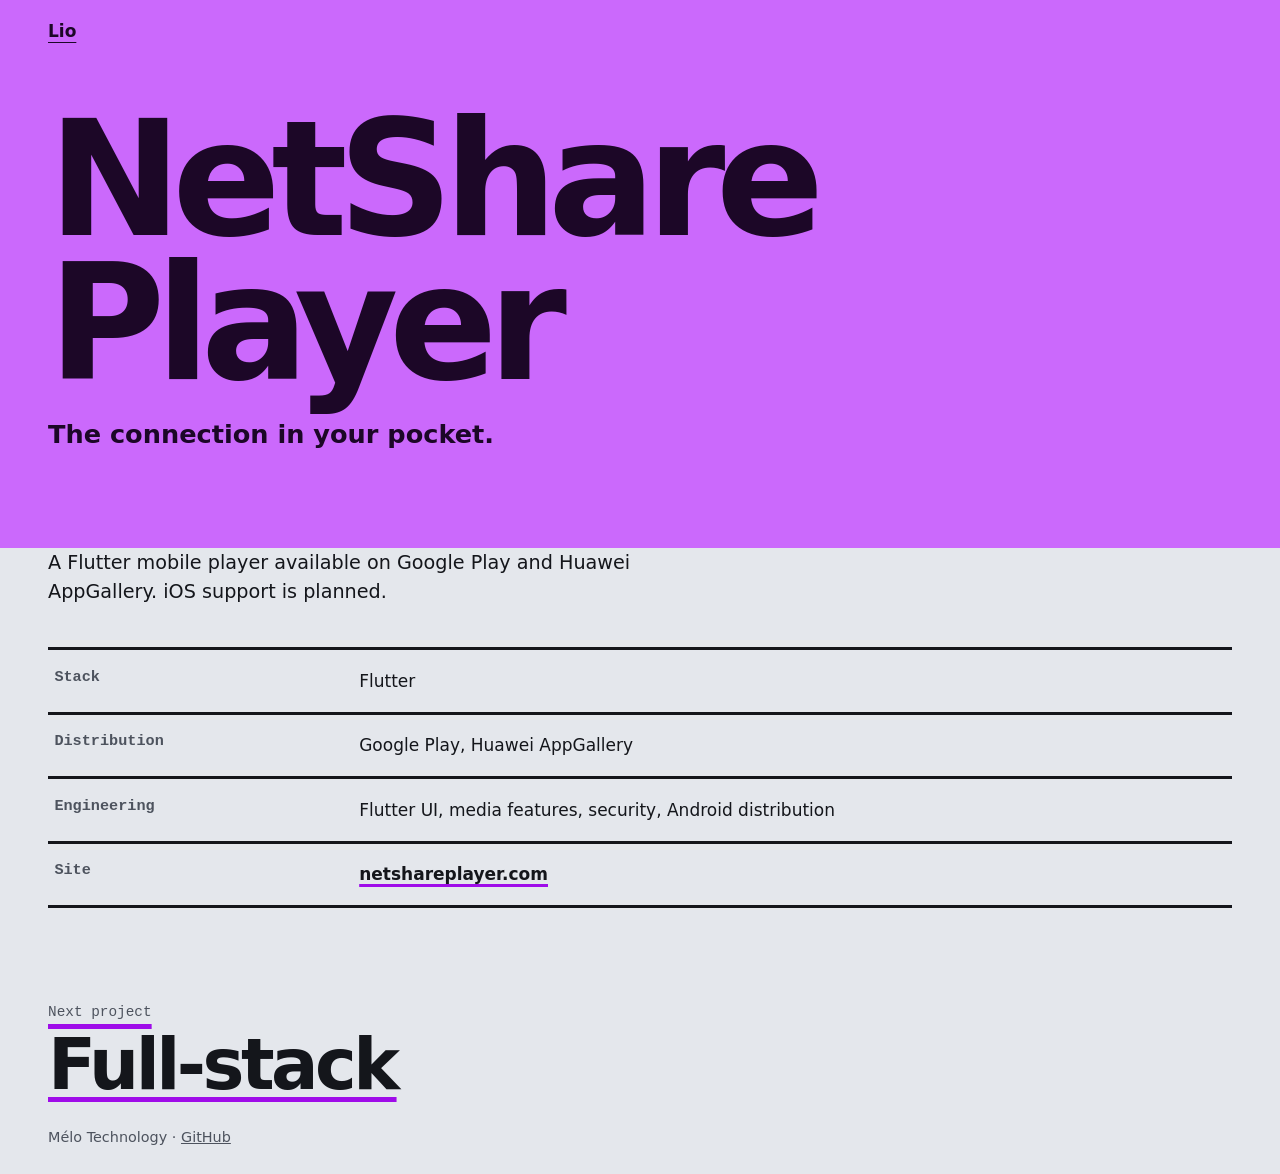
<file: player.html>
<!DOCTYPE html>
<html lang="en">
<head>
<meta charset="utf-8">
<meta name="viewport" content="width=device-width, initial-scale=1">
<title>NetShare Player | Lio — Mélo Technology</title>
<meta name="description" content="A Flutter mobile player available on Google Play and Huawei AppGallery. iOS support is planned.">
<link rel="icon" href="data:image/svg+xml,%3Csvg xmlns='http://www.w3.org/2000/svg' viewBox='0 0 32 32'%3E%3Crect width='32' height='32' rx='7' fill='%232a3df5'/%3E%3Ccircle cx='9' cy='16' r='3' fill='white'/%3E%3Ccircle cx='23' cy='16' r='3' fill='white'/%3E%3C/svg%3E">
<style>
:root{--h:232;--sh:#e4e7ec;--ink:#14161b;--mut:#4d535e;--sig:hsl(var(--h) 90% 48%);--fld:hsl(var(--h) 96% 70%);--on:hsl(var(--h) 70% 9%);color-scheme:light}
:root[data-theme=dark]{--sh:#15181f;--ink:#e7eaf0;--mut:#9aa2b1;--sig:hsl(var(--h) 100% 72%);color-scheme:dark}
@media (prefers-color-scheme:dark){:root:not([data-theme=light]){--sh:#15181f;--ink:#e7eaf0;--mut:#9aa2b1;--sig:hsl(var(--h) 100% 72%);color-scheme:dark}}
*{box-sizing:border-box;margin:0}
body{background:var(--sh);color:var(--ink);font:1.0625rem/1.55 system-ui,-apple-system,"Segoe UI",Roboto,sans-serif}
a{color:inherit}
:focus-visible{outline:3px solid var(--sig);outline-offset:3px}
.wrap{max-width:1280px;margin:auto;padding:0 clamp(1rem,4vw,3rem)}
header{background:var(--fld);color:var(--on);padding:1.1rem 0 clamp(3rem,8vw,6rem)}
header :focus-visible{outline-color:var(--on)}
header>.wrap>a{font-weight:600;text-underline-offset:5px}
h1{font-size:clamp(3.2rem,13vw,10rem);font-weight:900;letter-spacing:-.06em;line-height:.9;margin:clamp(2rem,6vw,4rem) 0 1.4rem;width:fit-content}
.lead{max-width:30ch;font-size:clamp(1.15rem,2.4vw,1.6rem);line-height:1.3;font-weight:600}
main{padding:clamp(3rem,8vw,6rem) 0}
p.i{max-width:52ch;font-size:1.2rem;margin-bottom:2.5rem}
dl{border-top:3px solid var(--ink)}
dl div{display:grid;grid-template-columns:minmax(8rem,1fr) 3fr;gap:1rem;padding:1.1rem .4rem;border-bottom:3px solid var(--ink)}
dt{font:600 .95rem ui-monospace,Menlo,Consolas,monospace;color:var(--mut)}
dd a{text-decoration-color:var(--sig);text-decoration-thickness:3px;text-underline-offset:4px;font-weight:700}
.next{display:block;margin-top:clamp(3rem,8vw,6rem);font-size:clamp(1.8rem,6vw,4.4rem);font-weight:900;letter-spacing:-.05em;line-height:1;text-decoration:underline;text-decoration-thickness:.07em;text-underline-offset:.12em;text-decoration-color:var(--sig)}
.next:hover{background:var(--ink);color:var(--sh);text-decoration:none}
.next small{display:block;font:500 .9rem ui-monospace,Menlo,Consolas,monospace;letter-spacing:0;margin-bottom:.6rem;color:var(--mut)}
footer{padding:1.6rem 0;font-size:.9rem;color:var(--mut)}
@media (max-width:640px){dl div{grid-template-columns:1fr;gap:.2rem}}
#wp{position:fixed;inset:0;z-index:100;background:var(--fld);border-right:6px solid var(--on);transform:translateX(-101%);pointer-events:none;will-change:transform}
</style>
</head>
<body>
<div id="wp" aria-hidden="true"></div>
<script>
(function(){var w=document.getElementById('wp'),rm=matchMedia('(prefers-reduced-motion:reduce)').matches,E='transform .3s cubic-bezier(.7,0,.2,1)';
try{if(sessionStorage.getItem('wp')&&!rm){sessionStorage.removeItem('wp');w.style.transform='translateX(0)';addEventListener('DOMContentLoaded',function(){requestAnimationFrame(function(){requestAnimationFrame(function(){w.style.transition=E;w.style.transform='translateX(101%)'})})})}}catch(e){}
addEventListener('pageshow',function(e){if(e.persisted){w.style.transition='none';w.style.transform='translateX(-101%)'}});
document.addEventListener('click',function(e){var a=e.target.closest&&e.target.closest('a');if(!a||rm||e.defaultPrevented||e.button||e.metaKey||e.ctrlKey||e.shiftKey||e.altKey||a.target)return;var u=new URL(a.href,location.href);if(u.origin!==location.origin||u.pathname===location.pathname||!/\.html$|\/$/.test(u.pathname))return;e.preventDefault();try{sessionStorage.setItem('wp','1')}catch(x){}w.style.transition=E;w.style.transform='translateX(0)';setTimeout(function(){location.href=a.href},300)});
})();
</script>
<header><div class="wrap"><a href="index.html">Lio</a>
<h1>NetShare Player</h1>
<p class="lead">The connection in your pocket.</p></div></header>
<main class="wrap">
<p class="i">A Flutter mobile player available on Google Play and Huawei AppGallery. iOS support is planned.</p>
<dl><div><dt>Stack</dt><dd>Flutter</dd></div><div><dt>Distribution</dt><dd>Google Play, Huawei AppGallery</dd></div><div><dt>Engineering</dt><dd>Flutter UI, media features, security, Android distribution</dd></div><div><dt>Site</dt><dd><a href="https://netshareplayer.com" rel="noopener">netshareplayer.com</a></dd></div></dl>
<a class="next" href="fullstack.html"><small>Next project</small>Full-stack</a>
</main>
<footer><div class="wrap">Mélo Technology · <a href="https://github.com/Melo-Technology" rel="noopener">GitHub</a></div></footer>
<script>
try{var r=document.documentElement,t=localStorage.getItem('t'),h=localStorage.getItem('h');if(t)r.dataset.theme=t;if(!h)h=[250,250,250,250,250,330,20,40,170,185,190,195,195,190,185,175,160,35,15,340,300,280,265,255][new Date().getHours()];r.style.setProperty('--h',h)}catch(e){}
</script>
</body>
</html>
</file>
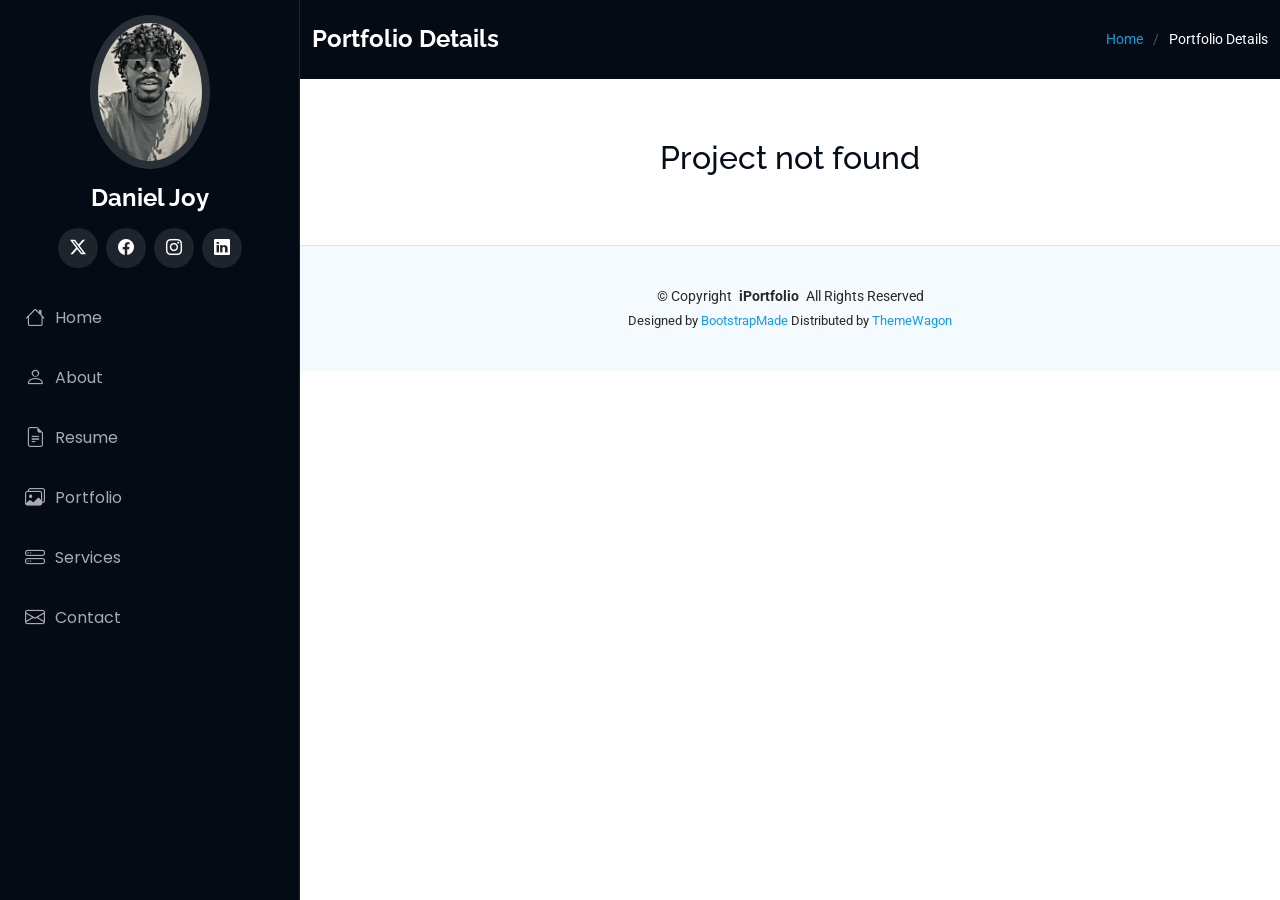
<file: portfolio-details.html>
<!DOCTYPE html>
<html lang="en">

<head>
  <meta charset="utf-8">
  <meta content="width=device-width, initial-scale=1.0" name="viewport">
  <title>Portfolio Details - iPortfolio Bootstrap Template</title>
  <meta content="" name="description">
  <meta content="" name="keywords">

  <!-- Favicons -->
  <link href="assets/img/favicon.png" rel="icon">
  <link href="assets/img/apple-touch-icon.png" rel="apple-touch-icon">

  <!-- Fonts -->
  <link href="https://fonts.googleapis.com" rel="preconnect">
  <link href="https://fonts.gstatic.com" rel="preconnect" crossorigin>
  <link href="https://fonts.googleapis.com/css2?family=Roboto:ital,wght@0,100;0,300;0,400;0,500;0,700;0,900;1,100;1,300;1,400;1,500;1,700;1,900&family=Poppins:ital,wght@0,100;0,200;0,300;0,400;0,500;0,600;0,700;0,800;0,900;1,100;1,200;1,300;1,400;1,500;1,600;1,700;1,800;1,900&family=Raleway:ital,wght@0,100;0,200;0,300;0,400;0,500;0,600;0,700;0,800;0,900;1,100;1,200;1,300;1,400;1,500;1,600;1,700;1,800;1,900&display=swap" rel="stylesheet">

  <!-- Vendor CSS Files -->
  <link href="assets/vendor/bootstrap/css/bootstrap.min.css" rel="stylesheet">
  <link href="assets/vendor/bootstrap-icons/bootstrap-icons.css" rel="stylesheet">
  <link href="assets/vendor/aos/aos.css" rel="stylesheet">
  <link href="assets/vendor/glightbox/css/glightbox.min.css" rel="stylesheet">
  <link href="assets/vendor/swiper/swiper-bundle.min.css" rel="stylesheet">
  <!-- Swiper CSS -->
  <link rel="stylesheet" href="https://unpkg.com/swiper/swiper-bundle.min.css">

  <!-- Main CSS File -->
  <link href="assets/css/main.css" rel="stylesheet">
  

  <!-- =======================================================
  * Template Name: iPortfolio
  * Template URL: https://bootstrapmade.com/iportfolio-bootstrap-portfolio-websites-template/
  * Updated: Jun 29 2024 with Bootstrap v5.3.3
  * Author: BootstrapMade.com
  * License: https://bootstrapmade.com/license/
  ======================================================== -->
</head>

<body class="portfolio-details-page">

  <header id="header" class="header dark-background d-flex flex-column">
    <i class="header-toggle d-xl-none bi bi-list"></i>

    <div class="profile-img">
      <img src="assets/img/my-profile-img.jpg" alt="" class="img-fluid rounded-circle">
    </div>

    <a href="index.html" class="logo d-flex align-items-center justify-content-center">
      <!-- Uncomment the line below if you also wish to use an image logo -->
      <!-- <img src="assets/img/logo.png" alt=""> -->
      <h1 class="sitename">Daniel Joy</h1>
    </a>

    <div class="social-links text-center">
      <a href="https://twitter.com/tjwrite24" class="twitter"><i class="bi bi-twitter-x"></i></a>
      <a href="https://www.facebook.com/joytanckwe" class="facebook"><i class="bi bi-facebook"></i></a>
      <a href="https://www.instagram.com/danieljoylio/" class="instagram"><i class="bi bi-instagram"></i></a>
      <a href="https://www.linkedin.com/in/joy-daniel-9428b9348?utm_source=share&utm_campaign=share_via&utm_content=profile&utm_medium=ios_app" class="linkedin"><i class="bi bi-linkedin"></i></a>
    </div>

    <nav id="navmenu" class="navmenu">
      <ul>
        <li><a href="index.html#hero"><i class="bi bi-house navicon"></i>Home</a></li>
        <li><a href="index.html#about"><i class="bi bi-person navicon"></i>About</a></li>
        <li><a href="index.html#resume"><i class="bi bi-file-earmark-text navicon"></i>Resume</a></li>
        <li><a href="index.html#portfolio"><i class="bi bi-images navicon"></i>Portfolio</a></li>
        <li><a href="index.html#services"><i class="bi bi-hdd-stack navicon"></i>Services</a></li>
        <li><a href="index.html#contact"><i class="bi bi-envelope navicon"></i>Contact</a></li>

      </ul>
    </nav>

  </header>

  <main class="main">

    <!-- Page Title -->
    <div class="page-title dark-background">
      <div class="container d-lg-flex justify-content-between align-items-center">
        <h1 class="mb-2 mb-lg-0">Portfolio Details</h1>
        <nav class="breadcrumbs">
          <ol>
            <li><a href="index.html">Home</a></li>
            <li class="current">Portfolio Details</li>
          </ol>
        </nav>
      </div>
    </div><!-- End Page Title -->

   <!-- Portfolio Details Section -->
<section id="portfolio-details" class="portfolio-details section">
  <div class="container" data-aos="fade-up" data-aos-delay="100">
    <div class="row gy-4">
      <div class="col-lg-8">
        <div class="portfolio-details-slider swiper">
          <div class="swiper-wrapper align-items-center">
            <!-- Les slides seront générées par JavaScript -->
          </div>
          <div class="swiper-pagination"></div>
        </div>
      </div>

      <div class="col-lg-4">
        <div class="portfolio-info" data-aos="fade-up" data-aos-delay="200">
          <h3></h3>
          <ul>
            <!-- Les informations seront générées par JavaScript -->
          </ul>
        </div>
        <div class="portfolio-description" data-aos="fade-up" data-aos-delay="300">
          <h2></h2>
          <p></p>
        </div>
      </div>
    </div>
  </div>
</section><!-- /Portfolio Details Section -->

<script>
  document.addEventListener('DOMContentLoaded', function() {
  // Liste des projets
  const projects = {
    "ecommerce": {
      title: "Hotel & Restaurant Reservation System",
      category: "Web Development",
      client: "Independent Project",
      date: "June 2023",
      url: "https://github.com/Danieljucke/Eshop.git",
      description: "A full-stack web application for booking hotels, restaurants, and event spaces.",
      images: [
        "assets/img/portfolio/ecommerce-1.png",
        "assets/img/portfolio/ecommerce-2.png",
        "assets/img/portfolio/ecommerce-3.png"
      ]
    },
    "sales-prediction": {
      title: "Sales Prediction Model",
      category: "Machine Learning",
      client: "Data Science Project",
      date: "April 2023",
      url: "https://github.com/Danieljucke/TransReser.git",
      description: "A machine learning model predicting future sales based on historical data.",
      images: [
        "assets/img/portfolio/sales-prediction.png"
      ]
    },
    "heart-disease": {
      title: "Heart Disease Prediction",
      category: "AI & Healthcare",
      client: "Medical Research",
      date: "August 2023",
      url: "https://github.com/Danieljucke/memoire.git",
      description: "A machine learning model predicting heart diseases using TensorFlow and Scikit-learn.",
      images: [
        "assets/img/portfolio/heart-disease-1.png",
        "assets/img/portfolio/heart-disease-2.png"
      ]
    },
    "flutter-app": {
      title: "Mobile App Development",
      category: "Mobile Development",
      client: "Startup Project",
      date: "November 2023",
      url: "https://github.com/Danieljucke/Echos26.git",
      description: "A cross-platform mobile app built with Flutter for seamless user experience.",
      images: [
        "assets/img/portfolio/flutter-app-3.png",
        "assets/img/portfolio/flutter-app-5.png"
      ]
    }
  };

  // Récupérer l'ID du projet depuis l'URL
  const urlParams = new URLSearchParams(window.location.search);
  const projectId = urlParams.get("id");
  
  console.log("Project ID:", projectId); // Pour déboguer

  // Vérifier si le projet existe
  if (projects[projectId]) {
    const project = projects[projectId];
    console.log("Project found:", project); // Pour déboguer

    // Mettre à jour les informations du projet
    document.querySelector(".portfolio-info h3").innerText = project.title;
    document.querySelector(".portfolio-info ul").innerHTML = `
      <li><strong>Category</strong>: ${project.category}</li>
      <li><strong>Client</strong>: ${project.client}</li>
      <li><strong>Project date</strong>: ${project.date}</li>
      <li><strong>Project URL</strong>: <a href="${project.url}" target="_blank">Click Here</a></li>
    `;

    document.querySelector(".portfolio-description h2").innerText = project.title;
    document.querySelector(".portfolio-description p").innerText = project.description;

    // Générer les images du slider
    let sliderHTML = "";
    project.images.forEach(img => {
      sliderHTML += `<div class="swiper-slide"><img src="${img}" alt="${project.title}"></div>`;
    });
    document.querySelector(".swiper-wrapper").innerHTML = sliderHTML;
    
    // Initialiser Swiper après avoir ajouté les slides
    const swiperOptions = {
      loop: true,
      speed: 600,
      autoplay: {
        delay: 5000
      },
      slidesPerView: "auto",
      pagination: {
        el: ".swiper-pagination",
        type: "bullets",
        clickable: true
      }
    };
    
    // S'assurer que Swiper est chargé avant de l'initialiser
    if (typeof Swiper !== 'undefined') {
      new Swiper('.portfolio-details-slider', swiperOptions);
    } else {
      console.error("Swiper library not loaded!");
    }
  } else {
    console.log("Project not found for ID:", projectId); // Pour déboguer
    document.querySelector(".portfolio-details").innerHTML = `
      <div class="container">
        <h2 class="text-center">Project not found</h2>
      </div>
    `;
  }
});
</script>

  </main>

  <footer id="footer" class="footer position-relative light-background">

    <div class="container">
      <div class="copyright text-center ">
        <p>© <span>Copyright</span> <strong class="px-1 sitename">iPortfolio</strong> <span>All Rights Reserved</span></p>
      </div>
      <div class="credits">
        <!-- All the links in the footer should remain intact. -->
        <!-- You can delete the links only if you've purchased the pro version. -->
        <!-- Licensing information: https://bootstrapmade.com/license/ -->
        <!-- Purchase the pro version with working PHP/AJAX contact form: [buy-url] -->
        Designed by <a href="https://bootstrapmade.com/">BootstrapMade</a> Distributed by <a href="https://themewagon.com">ThemeWagon</a>
      </div>
    </div>

  </footer>

  <!-- Scroll Top -->
  <a href="#" id="scroll-top" class="scroll-top d-flex align-items-center justify-content-center"><i class="bi bi-arrow-up-short"></i></a>

  <!-- Preloader -->
  <div id="preloader"></div>

  <!-- Vendor JS Files -->
  <script src="https://unpkg.com/swiper/swiper-bundle.min.js"></script>
  <script src="assets/vendor/bootstrap/js/bootstrap.bundle.min.js"></script>
  <script src="assets/vendor/php-email-form/validate.js"></script>
  <script src="assets/vendor/aos/aos.js"></script>
  <script src="assets/vendor/typed.js/typed.umd.js"></script>
  <script src="assets/vendor/purecounter/purecounter_vanilla.js"></script>
  <script src="assets/vendor/waypoints/noframework.waypoints.js"></script>
  <script src="assets/vendor/glightbox/js/glightbox.min.js"></script>
  <script src="assets/vendor/imagesloaded/imagesloaded.pkgd.min.js"></script>
  <script src="assets/vendor/isotope-layout/isotope.pkgd.min.js"></script>
  <script src="assets/vendor/swiper/swiper-bundle.min.js"></script>
  
  

  <!-- Main JS File -->
  <script src="assets/js/main.js"></script>

</body>

</html>
</file>
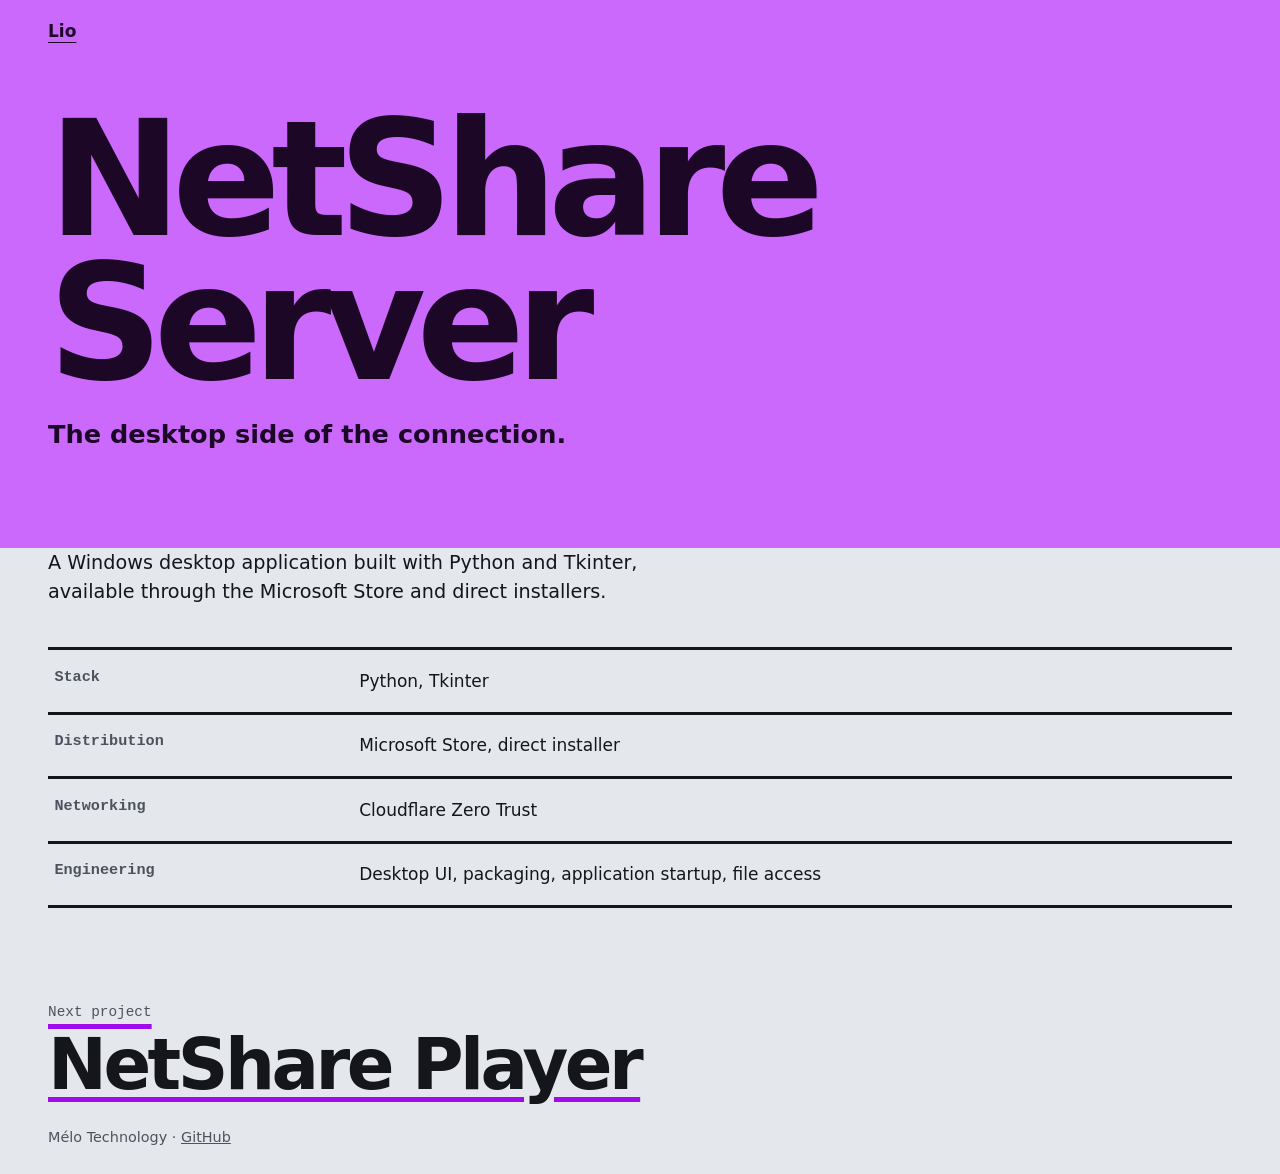
<file: server.html>
<!DOCTYPE html>
<html lang="en">
<head>
<meta charset="utf-8">
<meta name="viewport" content="width=device-width, initial-scale=1">
<title>NetShare Server | Lio — Mélo Technology</title>
<meta name="description" content="A Windows desktop application built with Python and Tkinter, available through the Microsoft Store and direct installers.">
<link rel="icon" href="data:image/svg+xml,%3Csvg xmlns='http://www.w3.org/2000/svg' viewBox='0 0 32 32'%3E%3Crect width='32' height='32' rx='7' fill='%232a3df5'/%3E%3Ccircle cx='9' cy='16' r='3' fill='white'/%3E%3Ccircle cx='23' cy='16' r='3' fill='white'/%3E%3C/svg%3E">
<style>
:root{--h:232;--sh:#e4e7ec;--ink:#14161b;--mut:#4d535e;--sig:hsl(var(--h) 90% 48%);--fld:hsl(var(--h) 96% 70%);--on:hsl(var(--h) 70% 9%);color-scheme:light}
:root[data-theme=dark]{--sh:#15181f;--ink:#e7eaf0;--mut:#9aa2b1;--sig:hsl(var(--h) 100% 72%);color-scheme:dark}
@media (prefers-color-scheme:dark){:root:not([data-theme=light]){--sh:#15181f;--ink:#e7eaf0;--mut:#9aa2b1;--sig:hsl(var(--h) 100% 72%);color-scheme:dark}}
*{box-sizing:border-box;margin:0}
body{background:var(--sh);color:var(--ink);font:1.0625rem/1.55 system-ui,-apple-system,"Segoe UI",Roboto,sans-serif}
a{color:inherit}
:focus-visible{outline:3px solid var(--sig);outline-offset:3px}
.wrap{max-width:1280px;margin:auto;padding:0 clamp(1rem,4vw,3rem)}
header{background:var(--fld);color:var(--on);padding:1.1rem 0 clamp(3rem,8vw,6rem)}
header :focus-visible{outline-color:var(--on)}
header>.wrap>a{font-weight:600;text-underline-offset:5px}
h1{font-size:clamp(3.2rem,13vw,10rem);font-weight:900;letter-spacing:-.06em;line-height:.9;margin:clamp(2rem,6vw,4rem) 0 1.4rem;width:fit-content}
.lead{max-width:30ch;font-size:clamp(1.15rem,2.4vw,1.6rem);line-height:1.3;font-weight:600}
main{padding:clamp(3rem,8vw,6rem) 0}
p.i{max-width:52ch;font-size:1.2rem;margin-bottom:2.5rem}
dl{border-top:3px solid var(--ink)}
dl div{display:grid;grid-template-columns:minmax(8rem,1fr) 3fr;gap:1rem;padding:1.1rem .4rem;border-bottom:3px solid var(--ink)}
dt{font:600 .95rem ui-monospace,Menlo,Consolas,monospace;color:var(--mut)}
dd a{text-decoration-color:var(--sig);text-decoration-thickness:3px;text-underline-offset:4px;font-weight:700}
.next{display:block;margin-top:clamp(3rem,8vw,6rem);font-size:clamp(1.8rem,6vw,4.4rem);font-weight:900;letter-spacing:-.05em;line-height:1;text-decoration:underline;text-decoration-thickness:.07em;text-underline-offset:.12em;text-decoration-color:var(--sig)}
.next:hover{background:var(--ink);color:var(--sh);text-decoration:none}
.next small{display:block;font:500 .9rem ui-monospace,Menlo,Consolas,monospace;letter-spacing:0;margin-bottom:.6rem;color:var(--mut)}
footer{padding:1.6rem 0;font-size:.9rem;color:var(--mut)}
@media (max-width:640px){dl div{grid-template-columns:1fr;gap:.2rem}}
#wp{position:fixed;inset:0;z-index:100;background:var(--fld);border-right:6px solid var(--on);transform:translateX(-101%);pointer-events:none;will-change:transform}
</style>
</head>
<body>
<div id="wp" aria-hidden="true"></div>
<script>
(function(){var w=document.getElementById('wp'),rm=matchMedia('(prefers-reduced-motion:reduce)').matches,E='transform .3s cubic-bezier(.7,0,.2,1)';
try{if(sessionStorage.getItem('wp')&&!rm){sessionStorage.removeItem('wp');w.style.transform='translateX(0)';addEventListener('DOMContentLoaded',function(){requestAnimationFrame(function(){requestAnimationFrame(function(){w.style.transition=E;w.style.transform='translateX(101%)'})})})}}catch(e){}
addEventListener('pageshow',function(e){if(e.persisted){w.style.transition='none';w.style.transform='translateX(-101%)'}});
document.addEventListener('click',function(e){var a=e.target.closest&&e.target.closest('a');if(!a||rm||e.defaultPrevented||e.button||e.metaKey||e.ctrlKey||e.shiftKey||e.altKey||a.target)return;var u=new URL(a.href,location.href);if(u.origin!==location.origin||u.pathname===location.pathname||!/\.html$|\/$/.test(u.pathname))return;e.preventDefault();try{sessionStorage.setItem('wp','1')}catch(x){}w.style.transition=E;w.style.transform='translateX(0)';setTimeout(function(){location.href=a.href},300)});
})();
</script>
<header><div class="wrap"><a href="index.html">Lio</a>
<h1>NetShare Server</h1>
<p class="lead">The desktop side of the connection.</p></div></header>
<main class="wrap">
<p class="i">A Windows desktop application built with Python and Tkinter, available through the Microsoft Store and direct installers.</p>
<dl><div><dt>Stack</dt><dd>Python, Tkinter</dd></div><div><dt>Distribution</dt><dd>Microsoft Store, direct installer</dd></div><div><dt>Networking</dt><dd>Cloudflare Zero Trust</dd></div><div><dt>Engineering</dt><dd>Desktop UI, packaging, application startup, file access</dd></div></dl>
<a class="next" href="player.html"><small>Next project</small>NetShare Player</a>
</main>
<footer><div class="wrap">Mélo Technology · <a href="https://github.com/Melo-Technology" rel="noopener">GitHub</a></div></footer>
<script>
try{var r=document.documentElement,t=localStorage.getItem('t'),h=localStorage.getItem('h');if(t)r.dataset.theme=t;if(!h)h=[250,250,250,250,250,330,20,40,170,185,190,195,195,190,185,175,160,35,15,340,300,280,265,255][new Date().getHours()];r.style.setProperty('--h',h)}catch(e){}
</script>
</body>
</html>
</file>
<file: assets/css/main.css>
/**
* Template Name: iPortfolio
* Template URL: https://bootstrapmade.com/iportfolio-bootstrap-portfolio-websites-template/
* Updated: Jun 29 2024 with Bootstrap v5.3.3
* Author: BootstrapMade.com
* License: https://bootstrapmade.com/license/
*/

/*--------------------------------------------------------------
# Font & Color Variables
# Help: https://bootstrapmade.com/color-system/
--------------------------------------------------------------*/
/* Fonts */
:root {
  --default-font: "Roboto",  system-ui, -apple-system, "Segoe UI", Roboto, "Helvetica Neue", Arial, "Noto Sans", "Liberation Sans", sans-serif, "Apple Color Emoji", "Segoe UI Emoji", "Segoe UI Symbol", "Noto Color Emoji";
  --heading-font: "Raleway",  sans-serif;
  --nav-font: "Poppins",  sans-serif;
}

/* Global Colors - The following color variables are used throughout the website. Updating them here will change the color scheme of the entire website */
:root { 
  --background-color: #ffffff; /* Background color for the entire website, including individual sections */
  --default-color: #272829; /* Default color used for the majority of the text content across the entire website */
  --heading-color: #050d18; /* Color for headings, subheadings and title throughout the website */
  --accent-color: #149ddd; /* Accent color that represents your brand on the website. It's used for buttons, links, and other elements that need to stand out */
  --surface-color: #ffffff; /* The surface color is used as a background of boxed elements within sections, such as cards, icon boxes, or other elements that require a visual separation from the global background. */
  --contrast-color: #ffffff; /* Contrast color for text, ensuring readability against backgrounds of accent, heading, or default colors. */
}

/* Nav Menu Colors - The following color variables are used specifically for the navigation menu. They are separate from the global colors to allow for more customization options */
:root {
  --nav-color: #a8a9b4;  /* The default color of the main navmenu links */
  --nav-hover-color: #ffffff; /* Applied to main navmenu links when they are hovered over or active */
  --nav-mobile-background-color: #040b14; /* Used as the background color for mobile navigation menu */
  --nav-dropdown-background-color: #040b14; /* Used as the background color for dropdown items that appear when hovering over primary navigation items */
  --nav-dropdown-color: #a8a9b4; /* Used for navigation links of the dropdown items in the navigation menu. */
  --nav-dropdown-hover-color: #ffffff; /* Similar to --nav-hover-color, this color is applied to dropdown navigation links when they are hovered over. */
}

/* Color Presets - These classes override global colors when applied to any section or element, providing reuse of the sam color scheme. */

.light-background {
  --background-color: #f4fafd;
  --surface-color: #ffffff;
}

.dark-background {
  --background-color: #040b14;
  --default-color: #ffffff;
  --heading-color: #ffffff;
  --surface-color: #151f2b;
  --contrast-color: #ffffff;
}

/* Smooth scroll */
:root {
  scroll-behavior: smooth;
}

/*--------------------------------------------------------------
# General Styling & Shared Classes
--------------------------------------------------------------*/
body {
  color: var(--default-color);
  background-color: var(--background-color);
  font-family: var(--default-font);
}

a {
  color: var(--accent-color);
  text-decoration: none;
  transition: 0.3s;
}

a:hover {
  color: color-mix(in srgb, var(--accent-color), transparent 25%);
  text-decoration: none;
}

h1,
h2,
h3,
h4,
h5,
h6 {
  color: var(--heading-color);
  font-family: var(--heading-font);
}

/* PHP Email Form Messages
------------------------------*/
.php-email-form .error-message {
  display: none;
  background: #df1529;
  color: #ffffff;
  text-align: left;
  padding: 15px;
  margin-bottom: 24px;
  font-weight: 600;
}

.php-email-form .sent-message {
  display: none;
  color: #ffffff;
  background: #059652;
  text-align: center;
  padding: 15px;
  margin-bottom: 24px;
  font-weight: 600;
}

.php-email-form .loading {
  display: none;
  background: var(--surface-color);
  text-align: center;
  padding: 15px;
  margin-bottom: 24px;
}

.php-email-form .loading:before {
  content: "";
  display: inline-block;
  border-radius: 50%;
  width: 24px;
  height: 24px;
  margin: 0 10px -6px 0;
  border: 3px solid var(--accent-color);
  border-top-color: var(--surface-color);
  animation: php-email-form-loading 1s linear infinite;
}

@keyframes php-email-form-loading {
  0% {
    transform: rotate(0deg);
  }

  100% {
    transform: rotate(360deg);
  }
}

/*--------------------------------------------------------------
# Global Header
--------------------------------------------------------------*/
.header {
  color: var(--default-color);
  background-color: var(--background-color);
  position: fixed;
  top: 0;
  left: 0;
  bottom: 0;
  padding: 0 15px;
  width: 300px;
  transition: all ease-in-out 0.3s;
  overflow-y: auto;
  z-index: 997;
  border-right: 1px solid color-mix(in srgb, var(--default-color), transparent 90%);
}

.header .profile-img img {
  margin: 15px auto;
  display: block;
  width: 120px;
  border: 8px solid color-mix(in srgb, var(--default-color), transparent 85%);
}

.header .logo {
  line-height: 1;
  margin-bottom: 15px;
}

.header .logo img {
  max-height: 32px;
  margin-right: 8px;
}

.header .logo h1 {
  font-size: 24px;
  margin: 0;
  font-weight: 700;
  color: var(--heading-color);
}

.header .social-links {
  margin: 0 0 20px 0;
}

.header .social-links a {
  font-size: 16px;
  display: inline-flex;
  align-items: center;
  justify-content: center;
  background: color-mix(in srgb, var(--default-color), transparent 90%);
  color: var(--default-color);
  margin: 0 2px;
  border-radius: 50%;
  text-align: center;
  width: 40px;
  height: 40px;
  transition: 0.3s;
}

.header .social-links a:hover {
  color: var(--contrast-color);
  background: var(--accent-color);
}

@media (min-width: 1200px) {

  .header~main,
  .header~#footer {
    margin-left: 300px;
  }
}

@media (max-width: 1199px) {
  .header {
    left: -100%;
  }
}

.header.header-show {
  left: 0;
}

.header .header-toggle {
  color: var(--contrast-color);
  background-color: var(--accent-color);
  font-size: 22px;
  display: flex;
  align-items: center;
  justify-content: center;
  width: 40px;
  height: 40px;
  border-radius: 50%;
  cursor: pointer;
  position: fixed;
  top: 15px;
  right: 15px;
  z-index: 9999;
  transition: background-color 0.3s;
}

.header .header-toggle:hover {
  color: var(--contrast-color);
  background-color: color-mix(in srgb, var(--accent-color) 90%, white 15%);
}

/*--------------------------------------------------------------
# Navigation Menu
--------------------------------------------------------------*/
.mobile-nav-toggle {
  display: none;
}

.navmenu {
  padding: 0;
  z-index: 9997;
}

.navmenu ul {
  list-style: none;
  padding: 0 0 20px 0;
  margin: 0;
}

.navmenu a,
.navmenu a:focus {
  color: var(--nav-color);
  padding: 15px 10px;
  font-family: var(--nav-font);
  font-size: 16px;
  font-weight: 400;
  display: flex;
  align-items: center;
  white-space: nowrap;
  transition: 0.3s;
  width: 100%;
}

.navmenu a .navicon,
.navmenu a:focus .navicon {
  font-size: 20px;
  margin-right: 10px;
}

.navmenu a .toggle-dropdown,
.navmenu a:focus .toggle-dropdown {
  font-size: 12px;
  line-height: 0;
  margin-left: auto;
  width: 30px;
  height: 30px;
  display: flex;
  align-items: center;
  justify-content: center;
  border-radius: 50%;
  transition: 0.3s;
  flex-shrink: 0;
  background-color: color-mix(in srgb, var(--accent-color), transparent 90%);
}

.navmenu a .toggle-dropdown:hover,
.navmenu a:focus .toggle-dropdown:hover {
  background-color: var(--accent-color);
  color: var(--contrast-color);
}

.navmenu a:hover,
.navmenu .active,
.navmenu .active:focus {
  color: var(--nav-hover-color);
}

.navmenu a:hover .navicon,
.navmenu .active .navicon,
.navmenu .active:focus .navicon {
  color: var(--accent-color);
}

.navmenu .active .toggle-dropdown,
.navmenu .active:focus .toggle-dropdown {
  background-color: var(--accent-color);
  color: var(--contrast-color);
  transform: rotate(180deg);
}

.navmenu .dropdown {
  display: block;
}

.navmenu .dropdown a,
.navmenu .dropdown a:focus {
  color: --nav-dropdown-color;
}

.navmenu .dropdown a:hover,
.navmenu .dropdown .active,
.navmenu .dropdown .active:focus {
  color: var(--nav-dropdown-hover-color);
}

.navmenu .dropdown ul {
  position: static;
  display: none;
  z-index: 99;
  padding: 5px 10px;
  margin: 5px 10px;
  background-color: var(--nav-dropdown-background-color);
  border: 1px solid color-mix(in srgb, var(--default-color), transparent 90%);
  box-shadow: none;
  transition: all 0.5s ease-in-out;
}

.navmenu .dropdown ul ul {
  background-color: rgba(33, 37, 41, 0.1);
}

.navmenu .dropdown>.dropdown-active {
  display: block;
  background-color: rgba(33, 37, 41, 0.03);
}

/*--------------------------------------------------------------
# Global Footer
--------------------------------------------------------------*/
.footer {
  color: var(--default-color);
  background-color: var(--background-color);
  font-size: 14px;
  padding: 40px 0;
  position: relative;
  border-top: 1px solid color-mix(in srgb, var(--default-color), transparent 90%);
}

.footer .copyright p {
  margin-bottom: 0;
}

.footer .credits {
  margin-top: 4px;
  font-size: 13px;
  text-align: center;
}

/*--------------------------------------------------------------
# Preloader
--------------------------------------------------------------*/
#preloader {
  position: fixed;
  inset: 0;
  z-index: 999999;
  overflow: hidden;
  background: var(--background-color);
  transition: all 0.6s ease-out;
}

#preloader:before {
  content: "";
  position: fixed;
  top: calc(50% - 30px);
  left: calc(50% - 30px);
  border: 6px solid #ffffff;
  border-color: var(--accent-color) transparent var(--accent-color) transparent;
  border-radius: 50%;
  width: 60px;
  height: 60px;
  animation: animate-preloader 1.5s linear infinite;
}

@keyframes animate-preloader {
  0% {
    transform: rotate(0deg);
  }

  100% {
    transform: rotate(360deg);
  }
}

/*--------------------------------------------------------------
# Scroll Top Button
--------------------------------------------------------------*/
.scroll-top {
  position: fixed;
  visibility: hidden;
  opacity: 0;
  right: 15px;
  bottom: -15px;
  z-index: 99999;
  background-color: var(--accent-color);
  width: 44px;
  height: 44px;
  border-radius: 50px;
  transition: all 0.4s;
}

.scroll-top i {
  font-size: 24px;
  color: var(--contrast-color);
  line-height: 0;
}

.scroll-top:hover {
  background-color: color-mix(in srgb, var(--accent-color), transparent 20%);
  color: var(--contrast-color);
}

.scroll-top.active {
  visibility: visible;
  opacity: 1;
  bottom: 15px;
}

/*--------------------------------------------------------------
# Disable aos animation delay on mobile devices
--------------------------------------------------------------*/
@media screen and (max-width: 768px) {
  [data-aos-delay] {
    transition-delay: 0 !important;
  }
}

/*--------------------------------------------------------------
# Global Page Titles & Breadcrumbs
--------------------------------------------------------------*/
.page-title {
  color: var(--default-color);
  background-color: var(--background-color);
  padding: 25px 0;
  position: relative;
}

.page-title h1 {
  font-size: 24px;
  font-weight: 700;
}

.page-title .breadcrumbs ol {
  display: flex;
  flex-wrap: wrap;
  list-style: none;
  padding: 0;
  margin: 0;
  font-size: 14px;
  font-weight: 400;
}

.page-title .breadcrumbs ol li+li {
  padding-left: 10px;
}

.page-title .breadcrumbs ol li+li::before {
  content: "/";
  display: inline-block;
  padding-right: 10px;
  color: color-mix(in srgb, var(--default-color), transparent 70%);
}

/*--------------------------------------------------------------
# Global Sections
--------------------------------------------------------------*/
section,
.section {
  color: var(--default-color);
  background-color: var(--background-color);
  padding: 60px 0;
  overflow: clip;
}

/*--------------------------------------------------------------
# Global Section Titles
--------------------------------------------------------------*/
.section-title {
  padding-bottom: 60px;
  position: relative;
}

.section-title h2 {
  font-size: 32px;
  font-weight: 700;
  margin-bottom: 20px;
  padding-bottom: 20px;
  position: relative;
}

.section-title h2:after {
  content: "";
  position: absolute;
  display: block;
  width: 50px;
  height: 3px;
  background: var(--accent-color);
  left: 0;
  bottom: 0;
}

.section-title p {
  margin-bottom: 0;
}

/*--------------------------------------------------------------
# Hero Section
--------------------------------------------------------------*/
.hero {
  width: 100%;
  min-height: 100vh;
  position: relative;
  padding: 80px 0;
  display: flex;
  align-items: center;
  justify-content: center;
}

.hero img {
  position: absolute;
  inset: 0;
  display: block;
  width: 100%;
  height: 100%;
  object-fit: cover;
  z-index: 1;
}

.hero:before {
  content: "";
  background: color-mix(in srgb, var(--background-color), transparent 70%);
  position: absolute;
  inset: 0;
  z-index: 2;
}

.hero .container {
  position: relative;
  z-index: 3;
}

.hero h2 {
  margin: 0;
  font-size: 64px;
  font-weight: 700;
}

.hero p {
  margin: 5px 0 0 0;
  font-size: 26px;
}

.hero p span {
  letter-spacing: 1px;
  border-bottom: 2px solid var(--accent-color);
}

.hero .social-links {
  margin-top: 25px;
}

.hero .social-links a {
  font-size: 24px;
  display: inline-block;
  color: color-mix(in srgb, var(--default-color), transparent 50%);
  line-height: 1;
  margin-right: 20px;
  transition: 0.3s;
}

.hero .social-links a:hover {
  color: var(--accent-color);
}

@media (max-width: 768px) {
  .hero h2 {
    font-size: 32px;
  }

  .hero p {
    font-size: 20px;
  }
}

/*--------------------------------------------------------------
# About Section
--------------------------------------------------------------*/
.about .content h2 {
  font-weight: 700;
  font-size: 24px;
}

.about .content ul {
  list-style: none;
  padding: 0;
}

.about .content ul li {
  margin-bottom: 20px;
  display: flex;
  align-items: center;
}

.about .content ul strong {
  margin-right: 10px;
}

.about .content ul i {
  font-size: 16px;
  margin-right: 5px;
  color: var(--accent-color);
  line-height: 0;
}

/*--------------------------------------------------------------
# Stats Section
--------------------------------------------------------------*/
.stats .stats-item {
  padding: 30px;
  width: 100%;
}

.stats .stats-item i {
  color: var(--accent-color);
  display: block;
  font-size: 44px;
  float: left;
  line-height: 0;
}

.stats .stats-item .purecounter {
  color: var(--heading-color);
  font-size: 48px;
  line-height: 40px;
  display: block;
  font-weight: 700;
  margin-left: 60px;
}

.stats .stats-item p {
  color: color-mix(in srgb, var(--default-color), transparent 40%);
  padding: 15px 0 0 0;
  margin: 0 0 0 60px;
  font-family: var(--heading-font);
  font-size: 14px;
}

/*--------------------------------------------------------------
# Skills Section
--------------------------------------------------------------*/
.skills .progress {
  height: 60px;
  display: block;
  background: none;
  border-radius: 0;
}

.skills .progress .skill {
  color: var(--heading-color);
  padding: 0;
  margin: 0 0 6px 0;
  text-transform: uppercase;
  display: block;
  font-weight: 600;
  font-family: var(--heading-font);
}

.skills .progress .skill .val {
  float: right;
  font-style: normal;
}

.skills .progress-bar-wrap {
  background: color-mix(in srgb, var(--default-color), transparent 90%);
  height: 10px;
}

.skills .progress-bar {
  width: 1px;
  height: 10px;
  transition: 0.9s;
  background-color: var(--accent-color);
}

/*--------------------------------------------------------------
# Resume Section
--------------------------------------------------------------*/
.resume .resume-title {
  color: var(--heading-color);
  font-size: 26px;
  font-weight: 700;
  margin-top: 20px;
  margin-bottom: 20px;
}

.resume .resume-item {
  padding: 0 0 20px 20px;
  margin-top: -2px;
  border-left: 2px solid var(--accent-color);
  position: relative;
}

.resume .resume-item h4 {
  line-height: 18px;
  font-size: 18px;
  font-weight: 600;
  text-transform: uppercase;
  color: color-mix(in srgb, var(--default-color), transparent 20%);
  margin-bottom: 10px;
}

.resume .resume-item h5 {
  font-size: 16px;
  padding: 5px 15px;
  display: inline-block;
  font-weight: 600;
  margin-bottom: 10px;
}

.resume .resume-item ul {
  padding-left: 20px;
}

.resume .resume-item ul li {
  padding-bottom: 10px;
}

.resume .resume-item:last-child {
  padding-bottom: 0;
}

.resume .resume-item::before {
  content: "";
  position: absolute;
  width: 16px;
  height: 16px;
  border-radius: 50px;
  left: -9px;
  top: 0;
  background: var(--background-color);
  border: 2px solid var(--accent-color);
}

/*--------------------------------------------------------------
# Portfolio Section
--------------------------------------------------------------*/
.portfolio .portfolio-filters {
  padding: 0;
  margin: 0 auto 20px auto;
  list-style: none;
  text-align: center;
}

.portfolio .portfolio-filters li {
  cursor: pointer;
  display: inline-block;
  padding: 0;
  font-size: 14px;
  font-weight: 400;
  margin: 0 10px;
  line-height: 1;
  text-transform: uppercase;
  margin-bottom: 10px;
  transition: all 0.3s ease-in-out;
}

.portfolio .portfolio-filters li:hover,
.portfolio .portfolio-filters li.filter-active {
  color: var(--accent-color);
}

.portfolio .portfolio-filters li:first-child {
  margin-left: 0;
}

.portfolio .portfolio-filters li:last-child {
  margin-right: 0;
}

@media (max-width: 575px) {
  .portfolio .portfolio-filters li {
    font-size: 14px;
    margin: 0 5px;
  }
}

.portfolio .portfolio-content {
  position: relative;
  overflow: hidden;
}

.portfolio .portfolio-content img {
  transition: 0.3s;
}

.portfolio .portfolio-content .portfolio-info {
  opacity: 0;
  position: absolute;
  inset: 0;
  z-index: 3;
  transition: all ease-in-out 0.3s;
  background: rgba(0, 0, 0, 0.6);
  padding: 15px;
}

.portfolio .portfolio-content .portfolio-info h4 {
  font-size: 14px;
  padding: 5px 10px;
  font-weight: 400;
  color: #ffffff;
  display: inline-block;
  background-color: var(--accent-color);
}

.portfolio .portfolio-content .portfolio-info p {
  position: absolute;
  bottom: 10px;
  text-align: center;
  display: inline-block;
  left: 0;
  right: 0;
  font-size: 16px;
  font-weight: 600;
  color: rgba(255, 255, 255, 0.8);
}

.portfolio .portfolio-content .portfolio-info .preview-link,
.portfolio .portfolio-content .portfolio-info .details-link {
  position: absolute;
  left: calc(50% - 40px);
  font-size: 26px;
  top: calc(50% - 14px);
  color: #fff;
  transition: 0.3s;
  line-height: 1.2;
}

.portfolio .portfolio-content .portfolio-info .preview-link:hover,
.portfolio .portfolio-content .portfolio-info .details-link:hover {
  color: var(--accent-color);
}

.portfolio .portfolio-content .portfolio-info .details-link {
  left: 50%;
  font-size: 34px;
  line-height: 0;
}

.portfolio .portfolio-content:hover .portfolio-info {
  opacity: 1;
}

.portfolio .portfolio-content:hover img {
  transform: scale(1.1);
}

/*--------------------------------------------------------------
# Services Section
--------------------------------------------------------------*/
.services .service-item {
  position: relative;
}

.services .service-item .icon {
  background: var(--accent-color);
  display: flex;
  align-items: center;
  justify-content: center;
  width: 54px;
  height: 54px;
  border-radius: 50%;
  transition: 0.5s;
  border: 1px solid var(--accent-color);
  margin-right: 20px;
}

.services .service-item .icon i {
  color: var(--contrast-color);
  font-size: 24px;
  line-height: 0;
}

.services .service-item:hover .icon {
  background: var(--surface-color);
}

.services .service-item:hover .icon i {
  color: var(--accent-color);
}

.services .service-item .title {
  font-weight: 700;
  margin-bottom: 15px;
  font-size: 18px;
}

.services .service-item .title a {
  color: var(--heading-color);
}

.services .service-item .title a:hover {
  color: var(--accent-color);
}

.services .service-item .description {
  line-height: 24px;
  font-size: 14px;
}

/*--------------------------------------------------------------
# Testimonials Section
--------------------------------------------------------------*/
.testimonials .testimonials-carousel,
.testimonials .testimonials-slider {
  overflow: hidden;
}

.testimonials .testimonial-item {
  box-sizing: content-box;
  text-align: center;
  min-height: 320px;
}

.testimonials .testimonial-item .testimonial-img {
  width: 90px;
  border-radius: 50%;
  margin: 0 auto;
}

.testimonials .testimonial-item h3 {
  font-size: 18px;
  font-weight: bold;
  margin: 10px 0 5px 0;
}

.testimonials .testimonial-item h4 {
  font-size: 14px;
  color: color-mix(in srgb, var(--default-color), transparent 20%);
  margin: 0;
}

.testimonials .testimonial-item .quote-icon-left,
.testimonials .testimonial-item .quote-icon-right {
  color: color-mix(in srgb, var(--accent-color), transparent 40%);
  font-size: 26px;
  line-height: 0;
}

.testimonials .testimonial-item .quote-icon-left {
  display: inline-block;
  left: -5px;
  position: relative;
}

.testimonials .testimonial-item .quote-icon-right {
  display: inline-block;
  right: -5px;
  position: relative;
  top: 10px;
  transform: scale(-1, -1);
}

.testimonials .testimonial-item p {
  font-style: italic;
  margin: 0 15px 15px 15px;
  padding: 20px;
  background-color: var(--surface-color);
  position: relative;
  margin-bottom: 35px;
  border-radius: 6px;
  box-shadow: 0px 2px 15px rgba(0, 0, 0, 0.1);
}

.testimonials .testimonial-item p::after {
  content: "";
  width: 0;
  height: 0;
  border-top: 20px solid var(--surface-color);
  border-right: 20px solid transparent;
  border-left: 20px solid transparent;
  position: absolute;
  bottom: -20px;
  left: calc(50% - 20px);
}

.testimonials .swiper-wrapper {
  height: auto;
}

.testimonials .swiper-pagination {
  margin-top: 40px;
  position: relative;
}

.testimonials .swiper-pagination .swiper-pagination-bullet {
  width: 12px;
  height: 12px;
  background-color: var(--background-color);
  opacity: 1;
  border: 1px solid var(--accent-color);
}

.testimonials .swiper-pagination .swiper-pagination-bullet-active {
  background-color: var(--accent-color);
}

/*--------------------------------------------------------------
# Contact Section
--------------------------------------------------------------*/
.contact .info-wrap {
  background-color: var(--surface-color);
  box-shadow: 0px 0px 20px rgba(0, 0, 0, 0.1);
  padding: 30px;
}

@media (max-width: 575px) {
  .contact .info-wrap {
    padding: 20px;
  }
}

.contact .info-item {
  margin-bottom: 40px;
}

.contact .info-item i {
  font-size: 20px;
  color: var(--accent-color);
  background: color-mix(in srgb, var(--accent-color), transparent 92%);
  width: 44px;
  height: 44px;
  display: flex;
  justify-content: center;
  align-items: center;
  border-radius: 50px;
  transition: all 0.3s ease-in-out;
  margin-right: 15px;
}

.contact .info-item h3 {
  padding: 0;
  font-size: 18px;
  font-weight: 700;
  margin-bottom: 5px;
}

.contact .info-item p {
  padding: 0;
  margin-bottom: 0;
  font-size: 14px;
}

.contact .info-item:hover i {
  background: var(--accent-color);
  color: var(--contrast-color);
}

.contact .php-email-form {
  background-color: var(--surface-color);
  height: 100%;
  padding: 30px;
  box-shadow: 0px 0px 20px rgba(0, 0, 0, 0.1);
}

@media (max-width: 575px) {
  .contact .php-email-form {
    padding: 20px;
  }
}

.contact .php-email-form input[type=text],
.contact .php-email-form input[type=email],
.contact .php-email-form textarea {
  font-size: 14px;
  padding: 10px 15px;
  box-shadow: none;
  border-radius: 0;
  color: var(--default-color);
  background-color: var(--surface-color);
  border-color: color-mix(in srgb, var(--default-color), transparent 80%);
}

.contact .php-email-form input[type=text]:focus,
.contact .php-email-form input[type=email]:focus,
.contact .php-email-form textarea:focus {
  border-color: var(--accent-color);
}

.contact .php-email-form input[type=text]::placeholder,
.contact .php-email-form input[type=email]::placeholder,
.contact .php-email-form textarea::placeholder {
  color: color-mix(in srgb, var(--default-color), transparent 70%);
}

.contact .php-email-form button[type=submit] {
  color: var(--contrast-color);
  background: var(--accent-color);
  border: 0;
  padding: 10px 30px;
  transition: 0.4s;
  border-radius: 50px;
}

.contact .php-email-form button[type=submit]:hover {
  background: color-mix(in srgb, var(--accent-color), transparent 25%);
}

/*--------------------------------------------------------------
# Portfolio Details Section
--------------------------------------------------------------*/
.portfolio-details .portfolio-details-slider img {
  width: 100%;
}

.portfolio-details .portfolio-details-slider .swiper-pagination {
  margin-top: 20px;
  position: relative;
}

.portfolio-details .portfolio-details-slider .swiper-pagination .swiper-pagination-bullet {
  width: 12px;
  height: 12px;
  background-color: color-mix(in srgb, var(--default-color), transparent 85%);
  opacity: 1;
}

.portfolio-details .portfolio-details-slider .swiper-pagination .swiper-pagination-bullet-active {
  background-color: var(--accent-color);
}

.portfolio-details .portfolio-info {
  padding: 30px;
  box-shadow: 0px 0 30px rgba(0, 0, 0, 0.1);
}

.portfolio-details .portfolio-info h3 {
  font-size: 22px;
  font-weight: 700;
  margin-bottom: 20px;
  padding-bottom: 20px;
  border-bottom: 1px solid color-mix(in srgb, var(--default-color), transparent 85%);
}

.portfolio-details .portfolio-info ul {
  list-style: none;
  padding: 0;
  font-size: 15px;
}

.portfolio-details .portfolio-info ul li+li {
  margin-top: 10px;
}

.portfolio-details .portfolio-description {
  padding-top: 30px;
}

.portfolio-details .portfolio-description h2 {
  font-size: 26px;
  font-weight: 700;
  margin-bottom: 20px;
}

.portfolio-details .portfolio-description p {
  padding: 0;
  color: color-mix(in srgb, var(--default-color), transparent 30%);
}

/*--------------------------------------------------------------
# Service Details Section
--------------------------------------------------------------*/
.service-details .services-list {
  padding: 10px 30px;
  border: 1px solid color-mix(in srgb, var(--default-color), transparent 90%);
  margin-bottom: 20px;
}

.service-details .services-list a {
  display: block;
  line-height: 1;
  padding: 8px 0 8px 15px;
  border-left: 3px solid color-mix(in srgb, var(--default-color), transparent 70%);
  margin: 20px 0;
  color: color-mix(in srgb, var(--default-color), transparent 20%);
  transition: 0.3s;
}

.service-details .services-list a.active {
  color: var(--heading-color);
  font-weight: 700;
  border-color: var(--accent-color);
}

.service-details .services-list a:hover {
  border-color: var(--accent-color);
}

.service-details .services-img {
  margin-bottom: 20px;
}

.service-details h3 {
  font-size: 26px;
  font-weight: 700;
}

.service-details h4 {
  font-size: 20px;
  font-weight: 700;
}

.service-details p {
  font-size: 15px;
}

.service-details ul {
  list-style: none;
  padding: 0;
  font-size: 15px;
}

.service-details ul li {
  padding: 5px 0;
  display: flex;
  align-items: center;
}

.service-details ul i {
  font-size: 20px;
  margin-right: 8px;
  color: var(--accent-color);
}

/*--------------------------------------------------------------
# Starter Section Section
--------------------------------------------------------------*/
.starter-section {
  /* Add your styles here */
}
</file>
